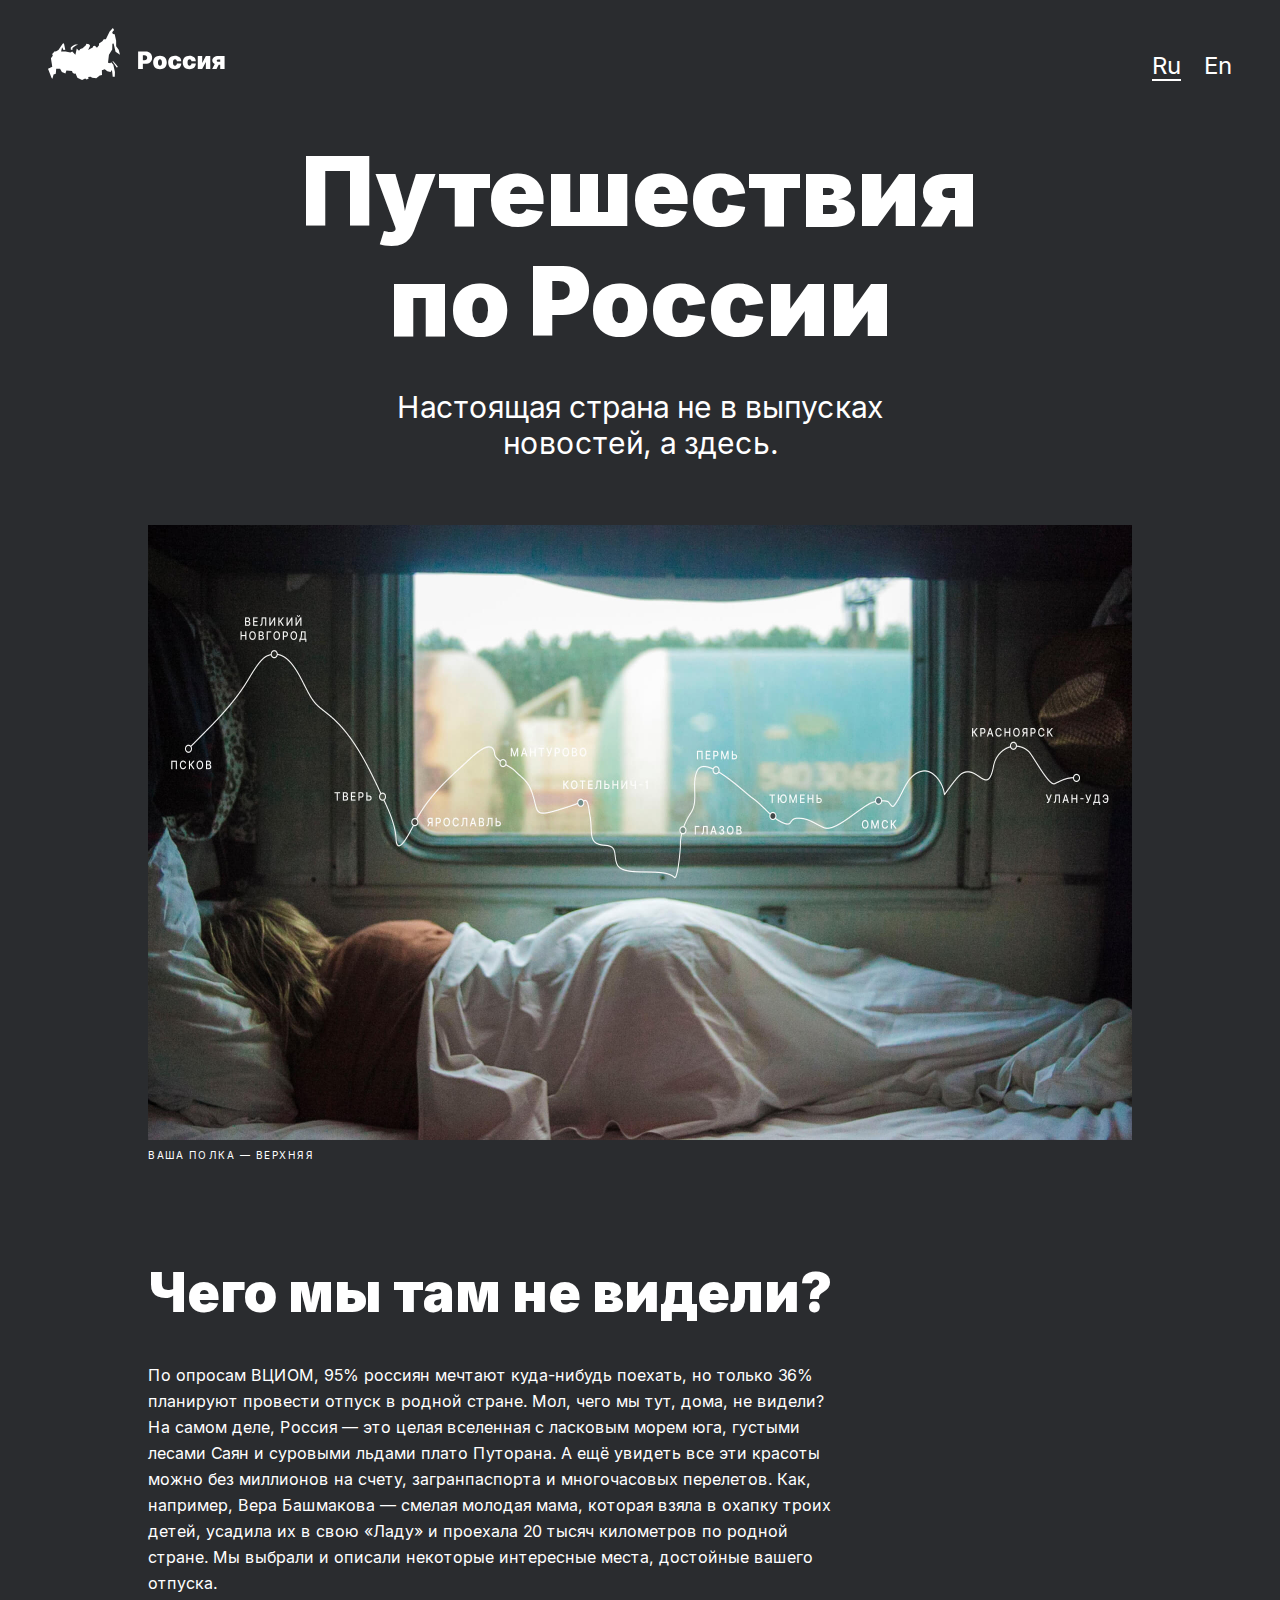
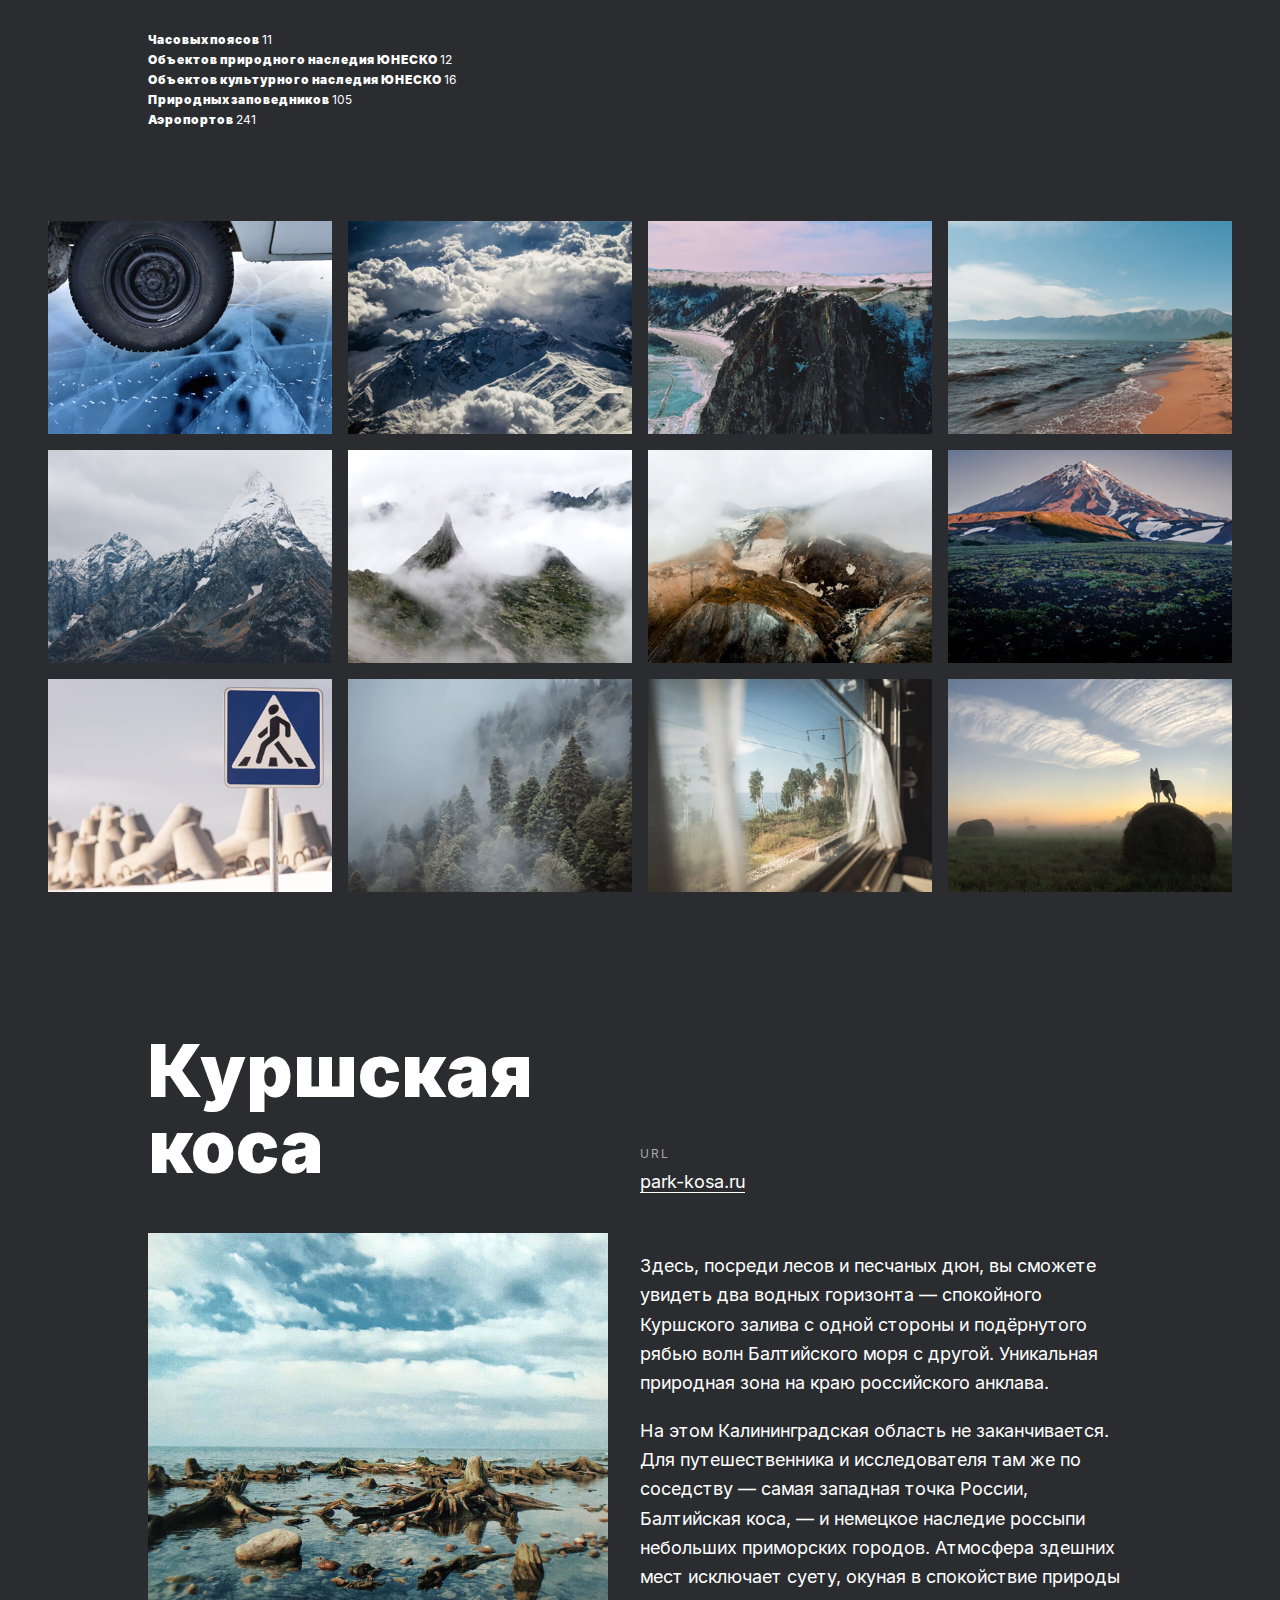
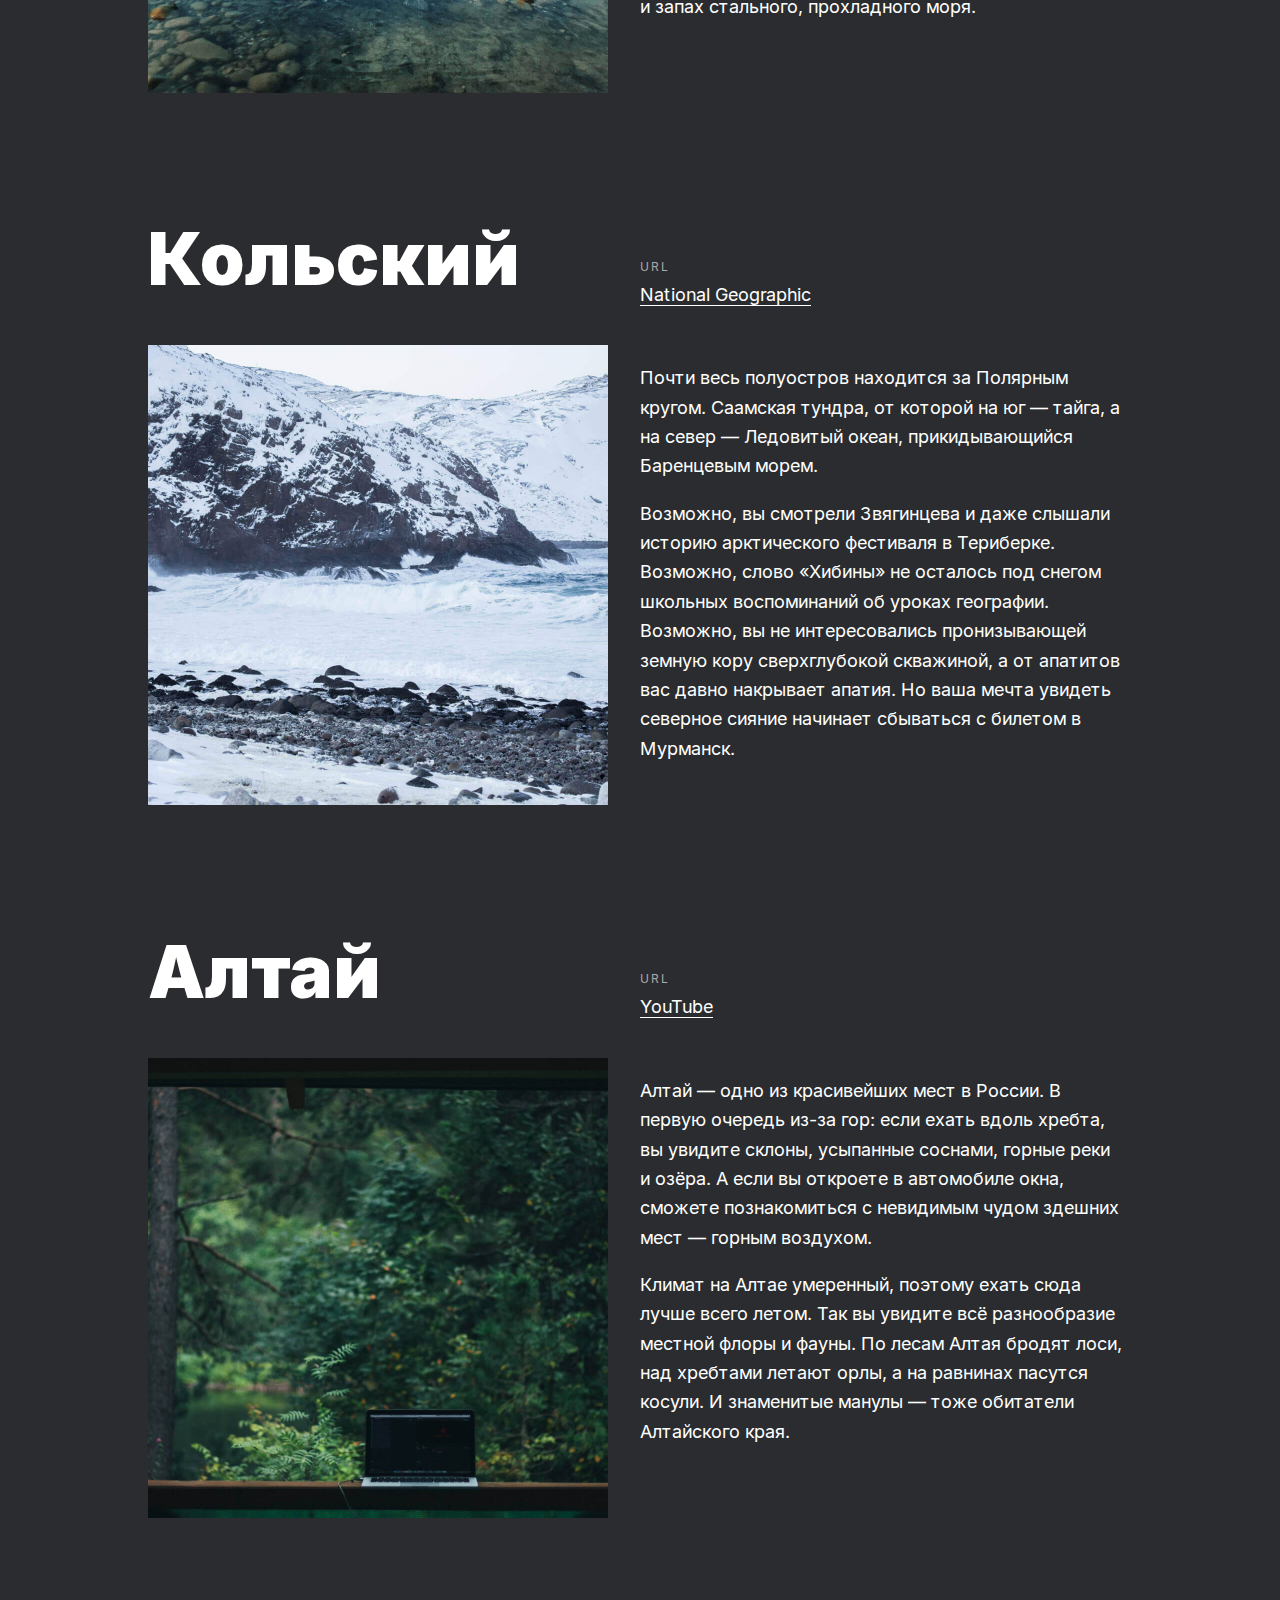
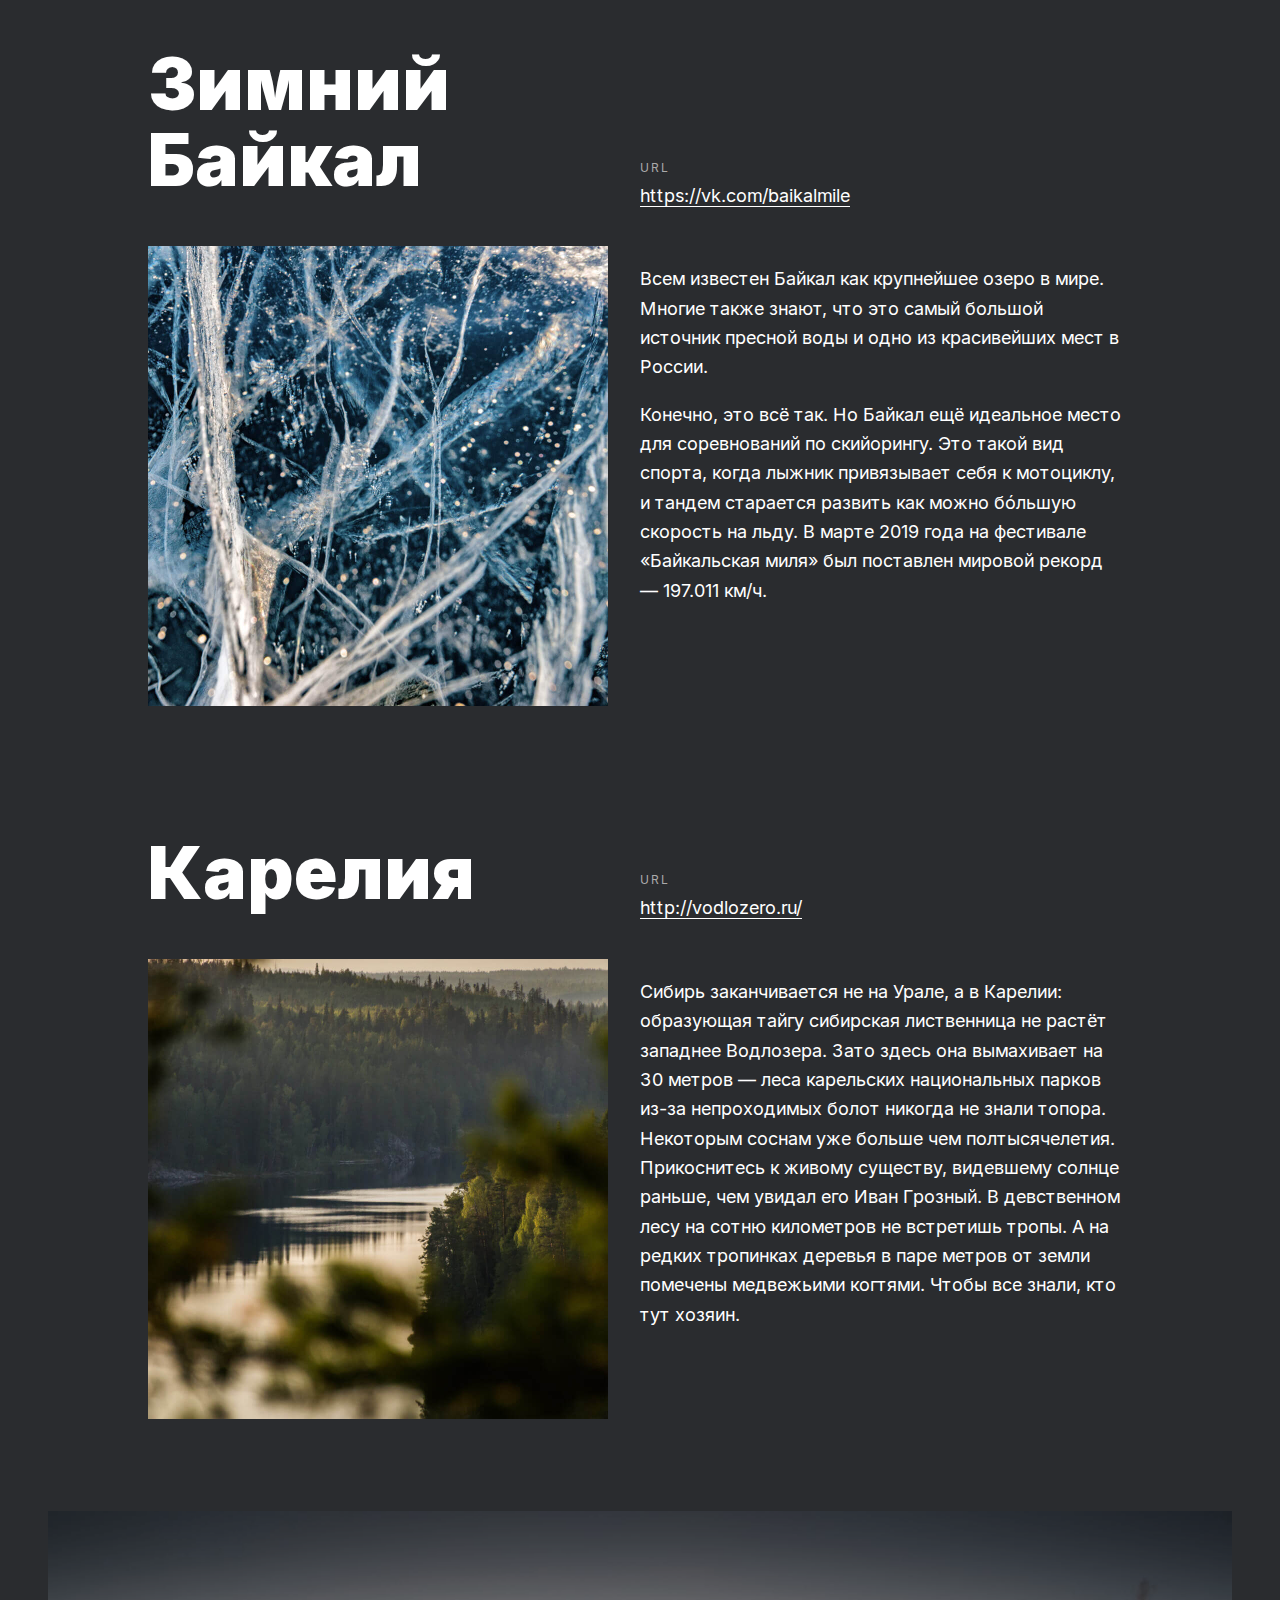
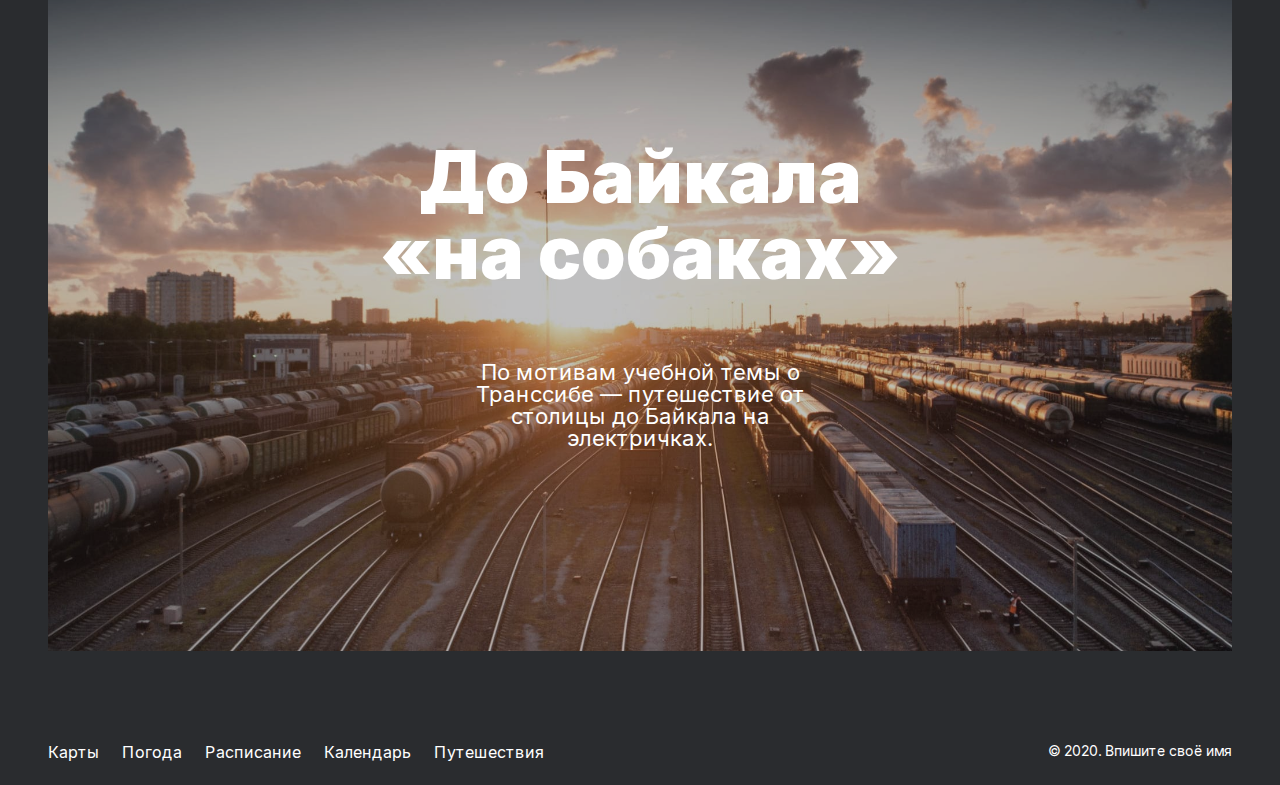
<file: index.html>
<!DOCTYPE html>
<html lang="ru">
<head>
    <meta charset="UTF-8">
    <meta name="viewport" content="width=device-width, initial-scale=1.0">
    <title>Путешествия по России</title>
    <link rel="stylesheet" href="styles/index.css">
</head>
<body class="root">
    <div class="page">
        <header class="header">
            <img src="images/header-logo.svg" alt="logo" class="header__logo">
        
            <div class="header__lang-links">
                <a href="./index.html" class="header__lang-link header__lang-link_active">Ru</a>
                <a href="./index_en.html" class="header__lang-link">En</a>
            </div>
        </header>

        <main class="main">
            <section class="lead">
                <h1 class="lead__title">Путешествия по России</h1>

                <h2 class="lead__subtitle">Настоящая страна не в выпусках новостей, а здесь.</h2>

                <img src="images/lead-polka.jpg" alt="polka" class="lead__image">

                <p class="lead__caption">ВАША ПОЛКА &mdash; ВЕРХНЯЯ</p>
            </section>

            <section class="intro">
                <div class="intro__box">
                    <h1 class="intro__title">Чего мы там не видели?</h1>
                    
                    <p class="intro__text">По опросам ВЦИОМ, 95% россиян мечтают куда-нибудь поехать, но только 36% планируют провести
                        отпуск в родной стране. Мол,
                        чего мы тут, дома, не видели? На самом деле, Россия — это целая вселенная с ласковым морем юга, густыми лесами Саян
                        и
                        суровыми льдами плато Путорана. А ещё увидеть все эти красоты можно без миллионов на счету, загранпаспорта и
                        многочасовых перелетов. Как, например, Вера Башмакова — смелая молодая мама, которая взяла в охапку троих детей,
                        усадила
                        их в свою «Ладу» и проехала 20 тысяч километров по родной стране. Мы выбрали и описали некоторые интересные места,
                        достойные вашего отпуска.</p>
                    
                    <ul class="intro__list">
                        <li><span class="intro__list-item intro__list-item_bold">Часовых поясов </span><span
                                class="intro__list-item">11</span></li>
                        <li><span class="intro__list-item intro__list-item_bold">Объектов природного наследия ЮНЕСКО </span><span
                                class="intro__list-item">12</span></li>
                        <li><span class="intro__list-item intro__list-item_bold">Объектов культурного наследия ЮНЕСКО </span><span
                                class="intro__list-item">16</span></li>
                        <li><span class="intro__list-item intro__list-item_bold">Природных заповедников </span><span
                                class="intro__list-item">105</span></li>
                        <li><span class="intro__list-item intro__list-item_bold">Аэропортов </span><span class="intro__list-item">241</span>
                        </li>
                    </ul>
                </div>
            </section>

            <section class="photo-grid">
                <img src="images/photo-grid-arisa.jpg" alt="arisa" class="photo-grid__item">
                <img src="images/photo-grid-atharva-tulsi.jpg" alt="atharva-tulsi" class="photo-grid__item">
                <img src="images/photo-grid-baikal-2.jpg" alt="baikal" class="photo-grid__item">
                <img src="images/photo-grid-baikal.jpg" alt="baikal" class="photo-grid__item">
                <img src="images/photo-grid-elbrus.jpg" alt="elbrus" class="photo-grid__item">
                <img src="images/photo-grid-ergaki.jpg" alt="ergaki" class="photo-grid__item">
                <img src="images/photo-grid-kamchatka-1.jpg" alt="kamchatka" class="photo-grid__item">
                <img src="images/photo-grid-kamchatka-2.jpg" alt="kamchatka" class="photo-grid__item">
                <img src="images/photo-grid-kondratiev.jpg" alt="kondratiev" class="photo-grid__item">
                <img src="images/photo-grid-sochi.jpg" alt="sochi" class="photo-grid__item">
                <img src="images/photo-grid-train.jpg" alt="train" class="photo-grid__item">
                <img src="images/photo-grid-tuman.jpg" alt="tuman" class="photo-grid__item">
            </section>

            <section class="places">
                <div class="places__place">
                    <h1 class="places__title">Куршская коса</h1>

                    <div class="places__website">
                        <p class="places__url-heading">URL</p>
                        <a href="http://park-kosa.ru" class="places__link">park-kosa.ru</a>
                    </div>

                    <img src="images/place-kosa.jpg" alt="kosa" class="places__image">

                    <div class="places__text">
                        <p class="places__paragraph">Здесь, посреди лесов и песчаных дюн, вы сможете увидеть два водных горизонта — спокойного Куршского залива с одной
                        стороны и подёрнутого рябью волн Балтийского моря с другой. Уникальная природная зона на краю российского анклава.</p>

                        <p class="places__paragraph">На этом Калининградская область не заканчивается. Для путешественника и исследователя там же по соседству — самая
                        западная точка России, Балтийская коса, — и немецкое наследие россыпи небольших приморских городов. Атмосфера здешних
                        мест исключает суету, окуная в спокойствие природы и запах стального, прохладного моря.</p>
                    </div>
                </div>

                <div class="places__place">
                    <h1 class="places__title">Кольский</h1>
                
                    <div class="places__website">
                        <p class="places__url-heading">URL</p>
                        <a href="https://yourshot.nationalgeographic.com/photos/?keywords=kolskiy" class="places__link">National Geographic</a>
                    </div>
                
                    <img src="images/place-kolsky.jpg" alt="kolsky" class="places__image">
                
                    <div class="places__text">
                        <p class="places__paragraph">Почти весь полуостров находится за Полярным кругом. Саамская тундра, от которой на юг —
                        тайга, а на север — Ледовитый океан, прикидывающийся Баренцевым морем.</p>
                
                        <p class="places__paragraph">Возможно, вы смотрели Звягинцева и даже слышали историю арктического фестиваля в Териберке. Возможно, слово «Хибины» не
                        осталось под снегом школьных воспоминаний об уроках географии. Возможно, вы не интересовались пронизывающей земную кору
                        сверхглубокой скважиной, а от апатитов вас давно накрывает апатия. Но ваша мечта увидеть северное сияние начинает
                        сбываться с билетом
                        в Мурманск.</p>
                    </div>
                </div>

                <div class="places__place">
                    <h1 class="places__title">Алтай</h1>
                
                    <div class="places__website">
                        <p class="places__url-heading">URL</p>
                        <a href="https://www.youtube.com/watch?v=7ZEsoV7kWAQ" class="places__link">YouTube</a>
                    </div>
                
                    <img src="images/place-altai.jpg" alt="altai" class="places__image">
                
                    <div class="places__text">
                        <p class="places__paragraph">Алтай — одно из красивейших мест в России.
                        В первую очередь из-за гор: если ехать вдоль хребта, вы увидите склоны, усыпанные соснами, горные реки и озёра. А если
                        вы откроете в автомобиле окна, сможете познакомиться с невидимым чудом здешних мест — горным воздухом.</p>
                
                        <p class="places__paragraph">Климат на Алтае умеренный, поэтому ехать сюда лучше всего летом. Так вы увидите всё разнообразие местной флоры и фауны.
                        По лесам Алтая бродят лоси, над хребтами летают орлы, а на равнинах пасутся косули. И знаменитые манулы — тоже обитатели
                        Алтайского края.</p>
                    </div>
                </div>

                <div class="places__place">
                    <h1 class="places__title">Зимний Байкал</h1>
                
                    <div class="places__website">
                        <p class="places__url-heading">URL</p>
                        <a href="https://vk.com/baikalmile" class="places__link">https://vk.com/baikalmile</a>
                    </div>
                
                    <img src="images/place-winter-baikal.jpg" alt="baikal" class="places__image">
                
                    <div class="places__text">
                        <p class="places__paragraph">Всем известен Байкал как крупнейшее озеро
                        в мире. Многие также знают, что это самый большой источник пресной воды и одно из красивейших мест в России.</p>
                
                        <p class="places__paragraph">Конечно, это всё так. Но Байкал ещё идеальное место для соревнований по скийорингу. Это такой вид спорта, когда лыжник
                        привязывает себя
                        к мотоциклу, и тандем старается развить как можно бóльшую скорость на льду. В марте 2019 года на фестивале «Байкальская
                        миля» был поставлен мировой рекорд — 197.011 км/ч.</p>
                    </div>
                </div>

                <div class="places__place">
                    <h1 class="places__title">Карелия</h1>
                
                    <div class="places__website">
                        <p class="places__url-heading">URL</p>
                        <a href="http://vodlozero.ru" class="places__link">http://vodlozero.ru/</a>
                    </div>
                
                    <img src="images/place-karelia.jpg" alt="karelia" class="places__image">
                
                    <div class="places__text">
                        <p class="places__paragraph">Сибирь заканчивается не на Урале, а в Карелии: образующая тайгу сибирская лиственница не растёт западнее Водлозера. Зато
                        здесь она вымахивает на 30 метров — леса карельских национальных парков из-за непроходимых болот никогда не знали
                        топора. Некоторым соснам уже больше чем полтысячелетия. Прикоснитесь к живому существу, видевшему солнце раньше, чем
                        увидал его Иван Грозный.
                        В девственном лесу на сотню километров не встретишь тропы. А на редких тропинках деревья
                        в паре метров от земли помечены медвежьими когтями. Чтобы все знали, кто тут хозяин.</p>
                    </div>
                </div>
            </section>

            <section class="cover">
                <a href="https://stampsy.com/na-elektrichkakh-do-baikala" class="cover__link">
                    <img src="images/cover-trains.jpg" alt="trains" class="cover__background">

                    <div class="cover__overlay"></div>

                    <div class="cover__main">
                        <h1 class="cover__title">До Байкала &laquo;на собаках&raquo;</h1>

                        <p class="cover__subtitle">По мотивам учебной темы о Транссибе — путешествие от столицы до Байкала на электричках.
                        </p>
                    </div>
                </a>
            </section>
        </main>

        <footer class="footer">
            <div class="footer__links">
                <a href="https://yandex.ru/maps" class="footer__link">Карты</a>
                <a href="https://yandex.ru/pogoda" class="footer__link">Погода</a>
                <a href="https://rasp.yandex.ru" class="footer__link">Расписание</a>
                <a href="https://calendar.yandex.ru" class="footer__link">Календарь</a>
                <a href="https://travel.yandex.ru" class="footer__link">Путешествия</a>
            </div>

            <span class="footer__copyright">© 2020. Впишите своё имя</span>
        </footer>
    </div>
</body>
</html>
</file>
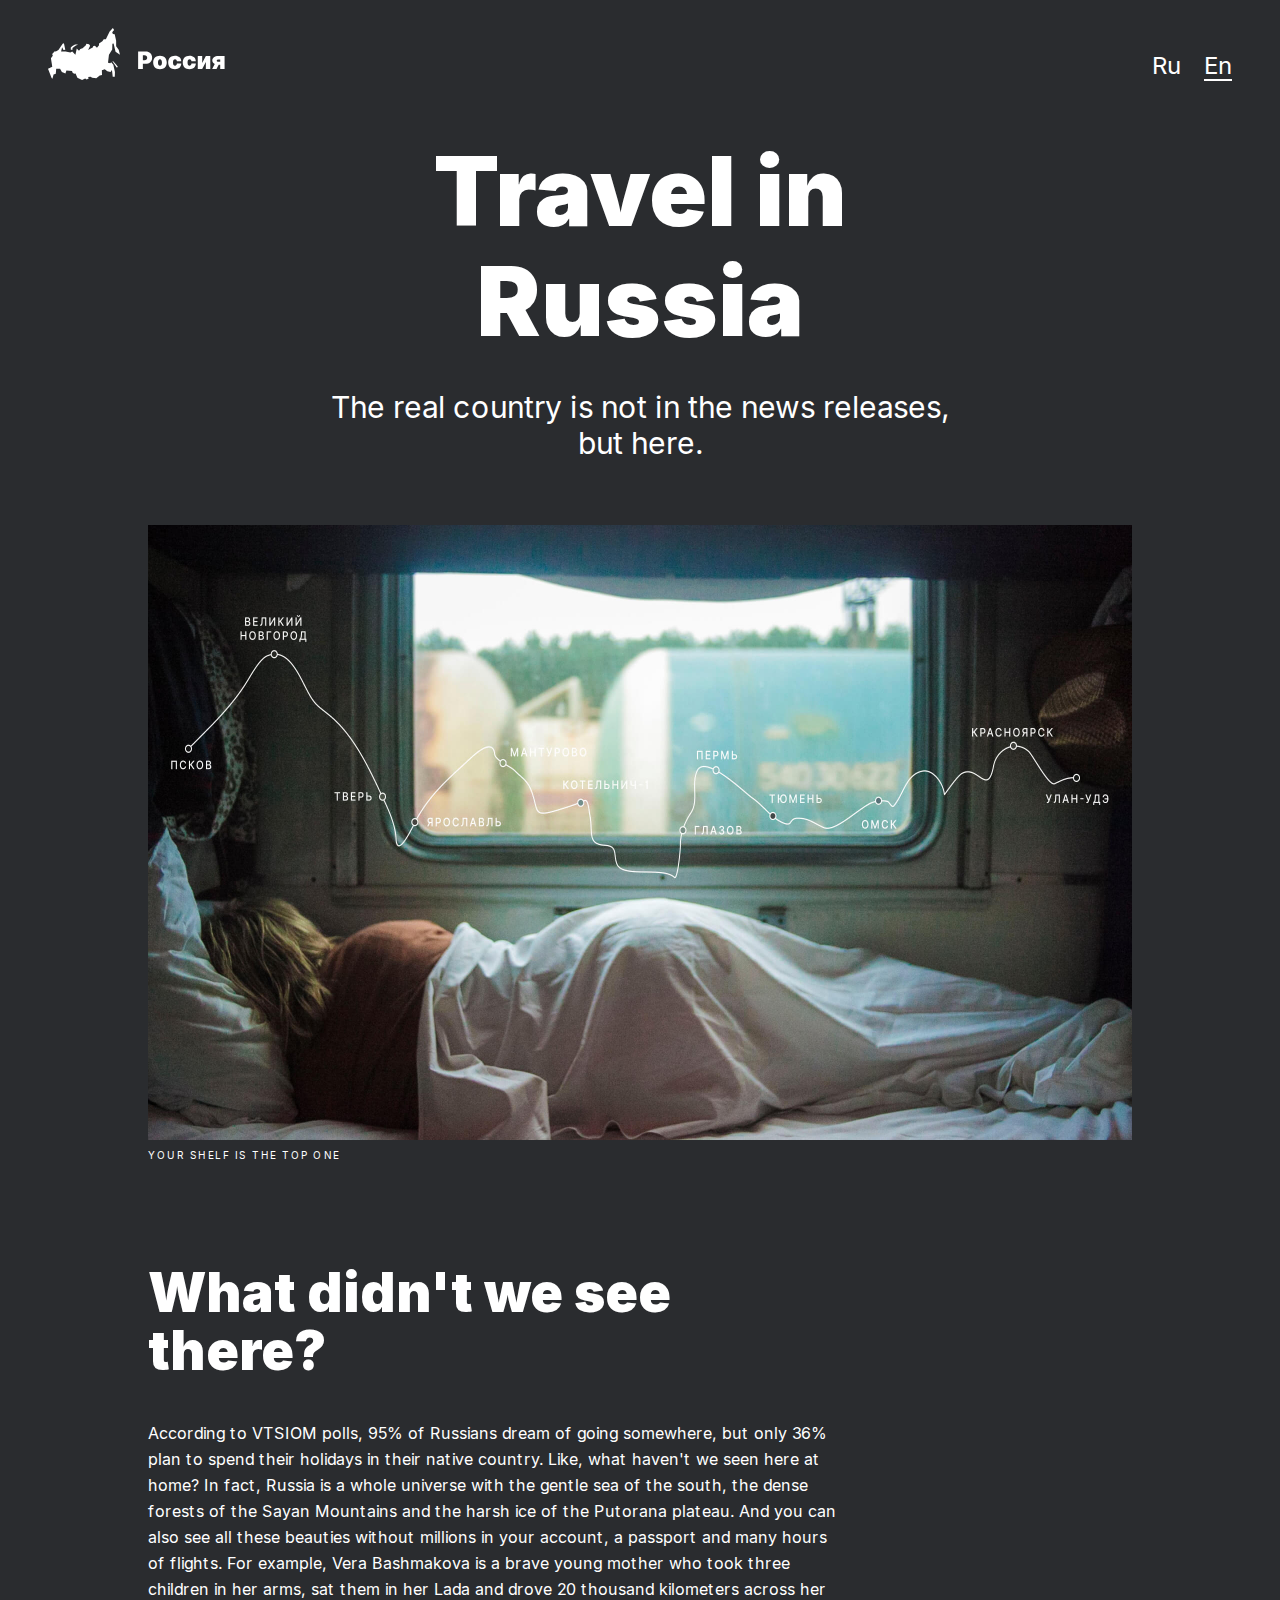
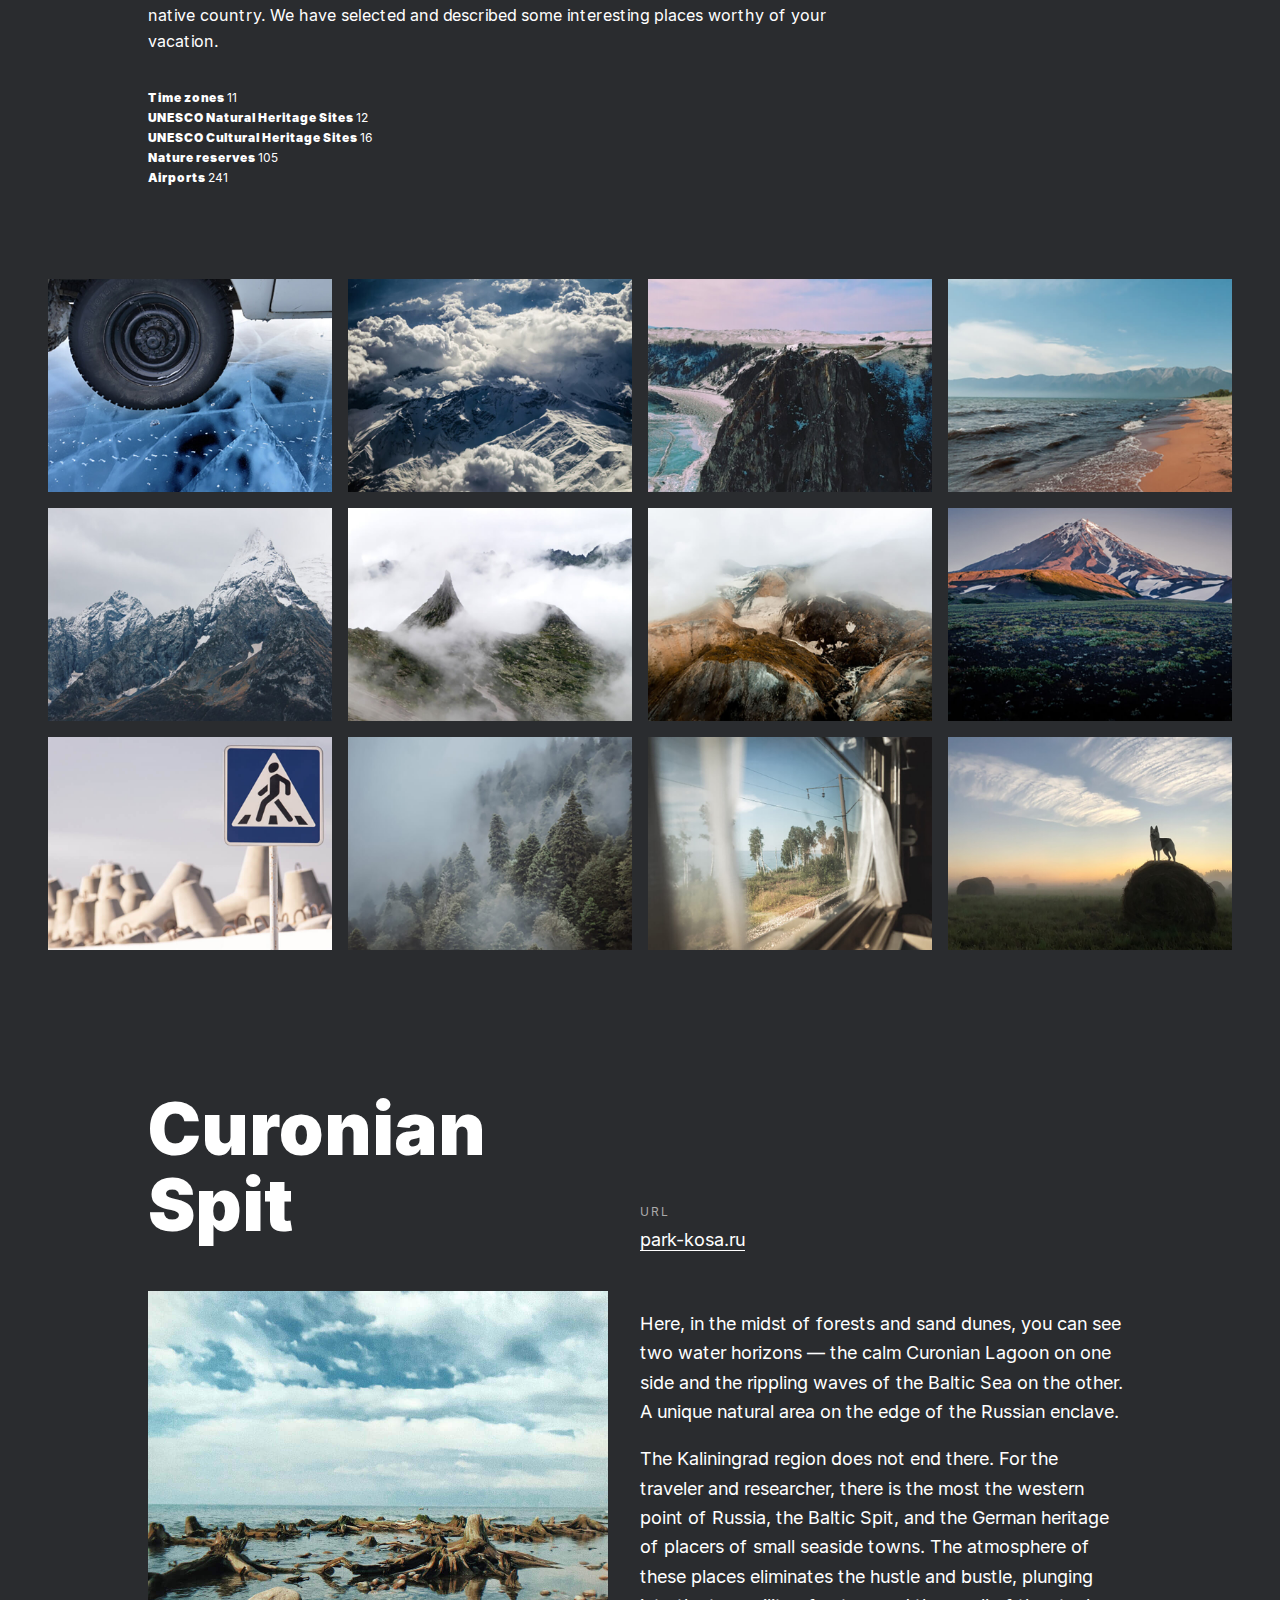
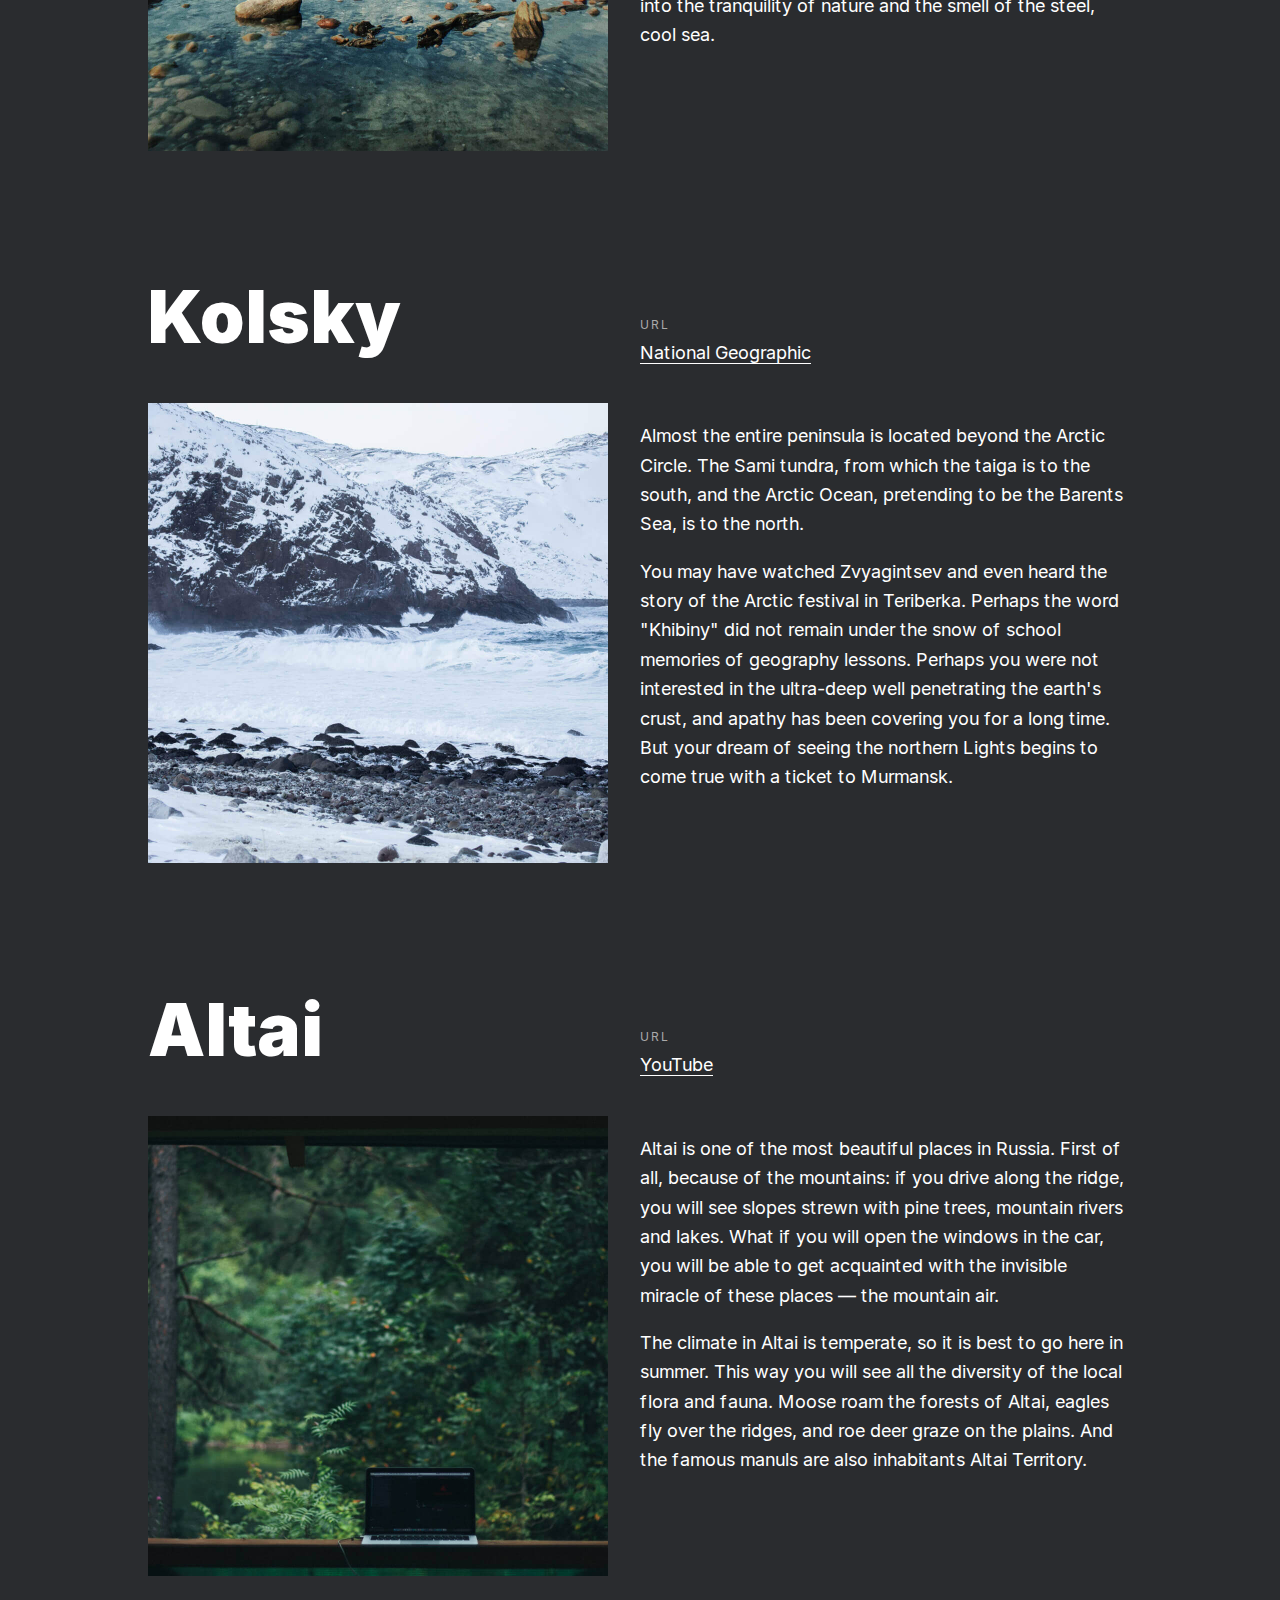
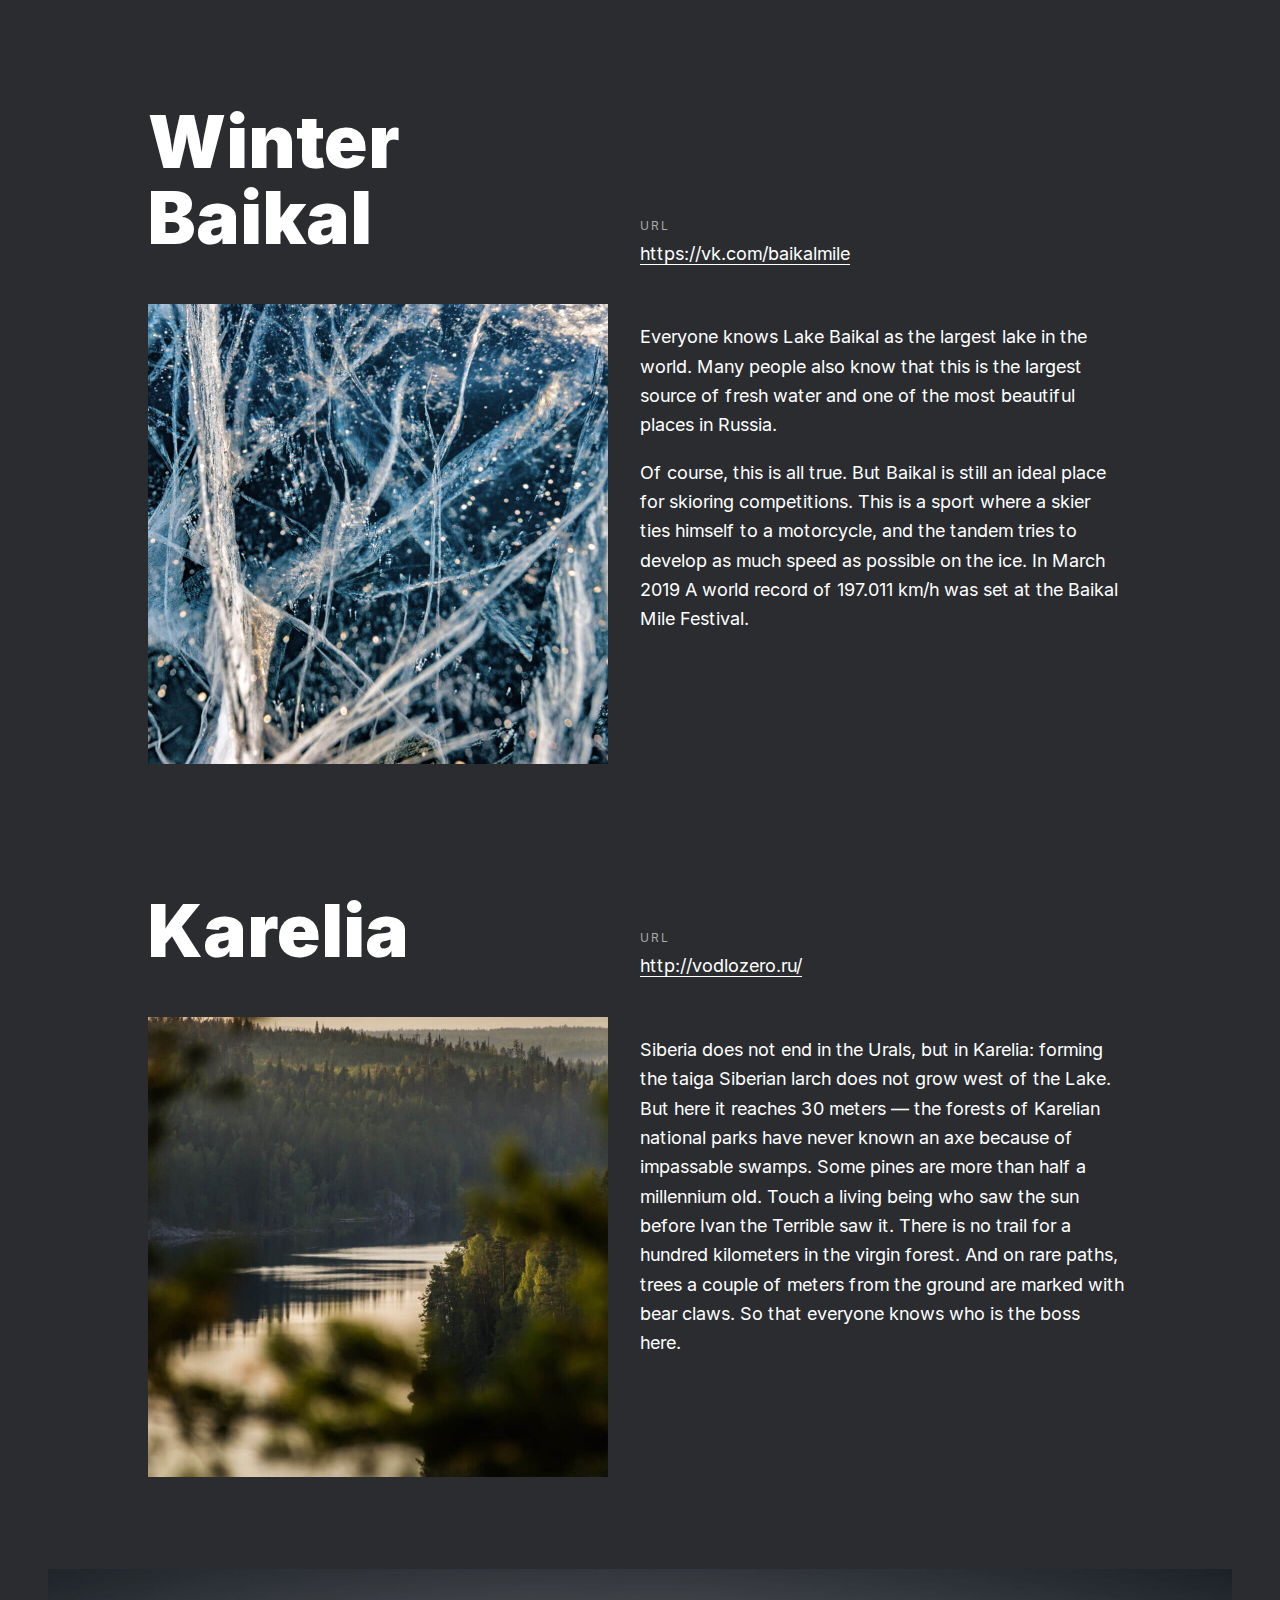
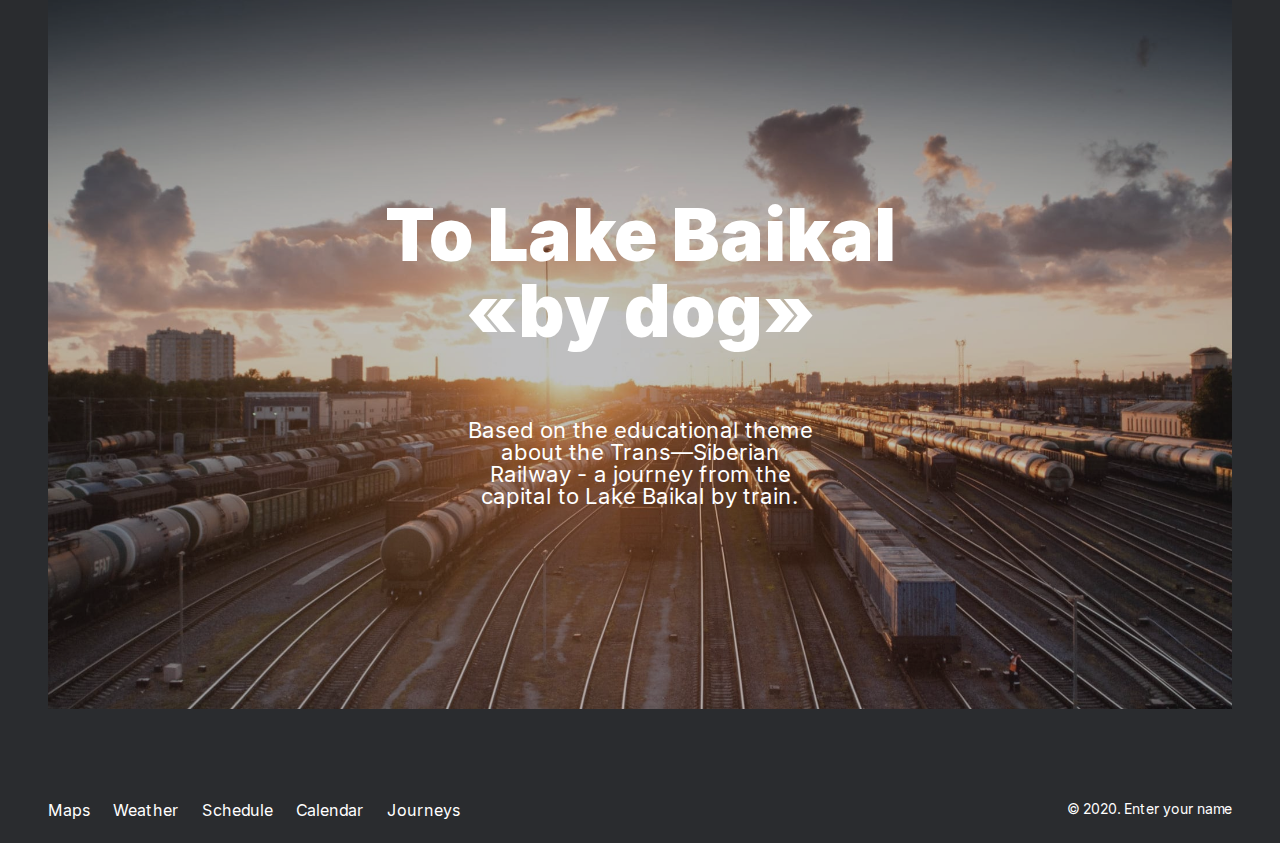
<file: index_en.html>
<!DOCTYPE html>
<html lang="en">

<head>
    <meta charset="UTF-8">
    <meta name="viewport" content="width=device-width, initial-scale=1.0">
    <title>Путешествия по России</title>
    <link rel="stylesheet" href="styles/index.css">
</head>

<body class="root">
    <div class="page">
        <header class="header">
            <img src="images/header-logo.svg" alt="logo" class="header__logo">

            <div class="header__lang-links">
                <a href="./index.html" class="header__lang-link">Ru</a>
                <a href="./index_en.html" class="header__lang-link header__lang-link_active">En</a>
            </div>
        </header>

        <main class="main">
            <section class="lead">
                <h1 class="lead__title">Travel in Russia</h1>

                <h2 class="lead__subtitle">The real country is not in the news releases, but here.</h2>

                <img src="images/lead-polka.jpg" alt="polka" class="lead__image">

                <p class="lead__caption">YOUR SHELF IS THE TOP ONE</p>
            </section>

            <section class="intro">
                <div class="intro__box">
                    <h1 class="intro__title">What didn't we see there?</h1>

                    <p class="intro__text">According to VTSIOM polls, 95% of Russians dream of going somewhere, but only 36%
                    plan to spend
                    their holidays in their native country. Like,
                    what haven't we seen here at home? In fact, Russia is a whole universe with the gentle sea of the south,
                    the dense forests of the Sayan
                    Mountains and
                    the harsh ice of the Putorana plateau. And you can also see all these beauties without millions in your account,
                    a passport and
                    many hours of flights. For example, Vera Bashmakova is a brave young mother who took
                    three children in her arms,
                    sat
                    them in her Lada and drove 20 thousand kilometers across her native country. We have selected and described some
                    interesting places
                    worthy of your vacation.</p>

                    <ul class="intro__list">
                        <li><span class="intro__list-item intro__list-item_bold">Time zones </span><span
                                class="intro__list-item">11</span></li>
                        <li><span class="intro__list-item intro__list-item_bold">UNESCO Natural Heritage Sites
                            </span><span class="intro__list-item">12</span></li>
                        <li><span class="intro__list-item intro__list-item_bold">UNESCO Cultural Heritage Sites
                            </span><span class="intro__list-item">16</span></li>
                        <li><span class="intro__list-item intro__list-item_bold">Nature reserves </span><span
                                class="intro__list-item">105</span></li>
                        <li><span class="intro__list-item intro__list-item_bold">Airports </span><span
                                class="intro__list-item">241</span>
                        </li>
                    </ul>
                </div>
            </section>

            <section class="photo-grid">
                <img src="images/photo-grid-arisa.jpg" alt="arisa" class="photo-grid__item">
                <img src="images/photo-grid-atharva-tulsi.jpg" alt="atharva-tulsi" class="photo-grid__item">
                <img src="images/photo-grid-baikal-2.jpg" alt="baikal" class="photo-grid__item">
                <img src="images/photo-grid-baikal.jpg" alt="baikal" class="photo-grid__item">
                <img src="images/photo-grid-elbrus.jpg" alt="elbrus" class="photo-grid__item">
                <img src="images/photo-grid-ergaki.jpg" alt="ergaki" class="photo-grid__item">
                <img src="images/photo-grid-kamchatka-1.jpg" alt="kamchatka" class="photo-grid__item">
                <img src="images/photo-grid-kamchatka-2.jpg" alt="kamchatka" class="photo-grid__item">
                <img src="images/photo-grid-kondratiev.jpg" alt="kondratiev" class="photo-grid__item">
                <img src="images/photo-grid-sochi.jpg" alt="sochi" class="photo-grid__item">
                <img src="images/photo-grid-train.jpg" alt="train" class="photo-grid__item">
                <img src="images/photo-grid-tuman.jpg" alt="tuman" class="photo-grid__item">
            </section>

            <section class="places">
                <div class="places__place">
                    <h1 class="places__title">Curonian Spit</h1>

                    <div class="places__website">
                        <p class="places__url-heading">URL</p>
                        <a href="http://park-kosa.ru" class="places__link">park-kosa.ru</a>
                    </div>

                    <img src="images/place-kosa.jpg" alt="kosa" class="places__image">

                    <div class="places__text">
                        <p class="places__paragraph">Here, in the midst of forests and sand dunes, you can see two water
                        horizons — the calm Curonian Lagoon on one
                        side and the rippling waves of the Baltic Sea on the other. A unique natural area on
                        the edge of the Russian enclave.</p>

                        <p class="places__paragraph">The Kaliningrad region does not end there. For
                        the traveler and researcher, there is the most
                        the western point of Russia, the Baltic Spit, and the German heritage of placers of small seaside
                        towns. The atmosphere of these
                        places eliminates the hustle and bustle, plunging into the tranquility of nature and the smell of the steel, cool sea.</p>
                    </div>
                </div>

                <div class="places__place">
                    <h1 class="places__title">Kolsky</h1>

                    <div class="places__website">
                        <p class="places__url-heading">URL</p>
                        <a href="https://yourshot.nationalgeographic.com/photos/?keywords=kolskiy"
                            class="places__link">National Geographic</a>
                    </div>

                    <img src="images/place-kolsky.jpg" alt="kolsky" class="places__image">

                    <div class="places__text">
                        <p class="places__paragraph">Almost the entire peninsula is located beyond the Arctic Circle. The Sami
                        tundra, from which the
                        taiga is to the south, and the Arctic Ocean, pretending to be the Barents Sea, is to the north.</p>

                        <p class="places__paragraph">You may have watched Zvyagintsev and even heard the story
                        of the Arctic festival in Teriberka. Perhaps the word "Khibiny" did not
                        remain under the snow of school memories of geography lessons. Perhaps you were not
                        interested
                        in the ultra-deep well penetrating the earth's crust, and apathy has been covering you for a long time. But your dream
                        of seeing
                        the northern Lights begins
                        to come true with a ticket
                        to Murmansk.
                        </p>
                    </div>
                </div>

                <div class="places__place">
                    <h1 class="places__title">Altai</h1>

                    <div class="places__website">
                        <p class="places__url-heading">URL</p>
                        <a href="https://www.youtube.com/watch?v=7ZEsoV7kWAQ" class="places__link">YouTube</a>
                    </div>

                    <img src="images/place-altai.jpg" alt="altai" class="places__image">

                    <div class="places__text">
                        <p class="places__paragraph">Altai is one of the most beautiful places in Russia.
                        First of all, because of the mountains: if you drive along the ridge, you will see slopes strewn with pine trees,
                        mountain rivers and lakes. What if
                        you will open the windows in the car, you will be able to get acquainted with the invisible miracle of these places —
                        the mountain
                        air.</p>

                        <p class="places__paragraph">The climate in Altai is temperate, so it is best to go here in summer.
                        This way you will see all the diversity of the local flora and fauna.
                        Moose roam the forests of Altai, eagles fly over the ridges, and roe deer graze on the plains. And
                        the famous manuls are also inhabitants
                        Altai Territory.</p>
                    </div>
                </div>

                <div class="places__place">
                    <h1 class="places__title">Winter Baikal</h1>

                    <div class="places__website">
                        <p class="places__url-heading">URL</p>
                        <a href="https://vk.com/baikalmile" class="places__link">https://vk.com/baikalmile</a>
                    </div>

                    <img src="images/place-winter-baikal.jpg" alt="baikal" class="places__image">

                    <div class="places__text">
                        <p class="places__paragraph">Everyone knows Lake Baikal as the largest lake
                        in the world. Many people also know that this is the largest source of fresh water and one of
                        the most beautiful places in Russia.</p>

                        <p class="places__paragraph">Of course, this is all true. But Baikal is still an ideal place
                        for skioring competitions. This is a sport where a skier
                        ties himself
                        to a motorcycle, and the tandem tries to develop as much speed as possible on the ice. In March 2019
                        A
                        world record of 197.011 km/h was set at the Baikal Mile Festival.</p>
                    </div>
                </div>

                <div class="places__place">
                    <h1 class="places__title">Karelia</h1>

                    <div class="places__website">
                        <p class="places__url-heading">URL</p>
                        <a href="http://vodlozero.ru" class="places__link">http://vodlozero.ru/</a>
                    </div>

                    <img src="images/place-karelia.jpg" alt="karelia" class="places__image">

                    <div class="places__text">
                        <p class="places__paragraph">Siberia does not end in the Urals, but in Karelia: forming the taiga
                        Siberian larch does not grow west of the Lake. But
                        here it reaches 30 meters — the forests of Karelian national parks
                        have never known
                        an axe because of impassable swamps. Some pines are more than half a millennium old. Touch a living being who
                        saw the sun before
                        Ivan the Terrible saw it.
                        There is no trail for a hundred kilometers in the virgin forest. And on rare paths, trees
                        a couple of meters from the ground are marked with bear claws. So that everyone knows who is the boss here.</p>
                    </div>
                </div>
            </section>

            <section class="cover">
                <a href="https://stampsy.com/na-elektrichkakh-do-baikala" class="cover__link">
                    <img src="images/cover-trains.jpg" alt="trains" class="cover__background">

                    <div class="cover__overlay"></div>

                    <div class="cover__main">
                        <h1 class="cover__title">To Lake Baikal &laquo;by dog&raquo;</h1>

                        <p class="cover__subtitle">Based on the educational theme about the Trans—Siberian Railway - a journey from the capital to
                        Lake Baikal by train.
                        </p>
                    </div>
                </a>
            </section>
        </main>

        <footer class="footer">
            <div class="footer__links">
                <a href="https://yandex.ru/maps" class="footer__link">Maps</a>
                <a href="https://yandex.ru/pogoda" class="footer__link">Weather</a>
                <a href="https://rasp.yandex.ru" class="footer__link">Schedule</a>
                <a href="https://calendar.yandex.ru" class="footer__link">Calendar</a>
                <a href="https://travel.yandex.ru" class="footer__link">Journeys</a>
            </div>

            <span class="footer__copyright">© 2020. Enter your name</span>
        </footer>
    </div>
</body>

</html>
</file>
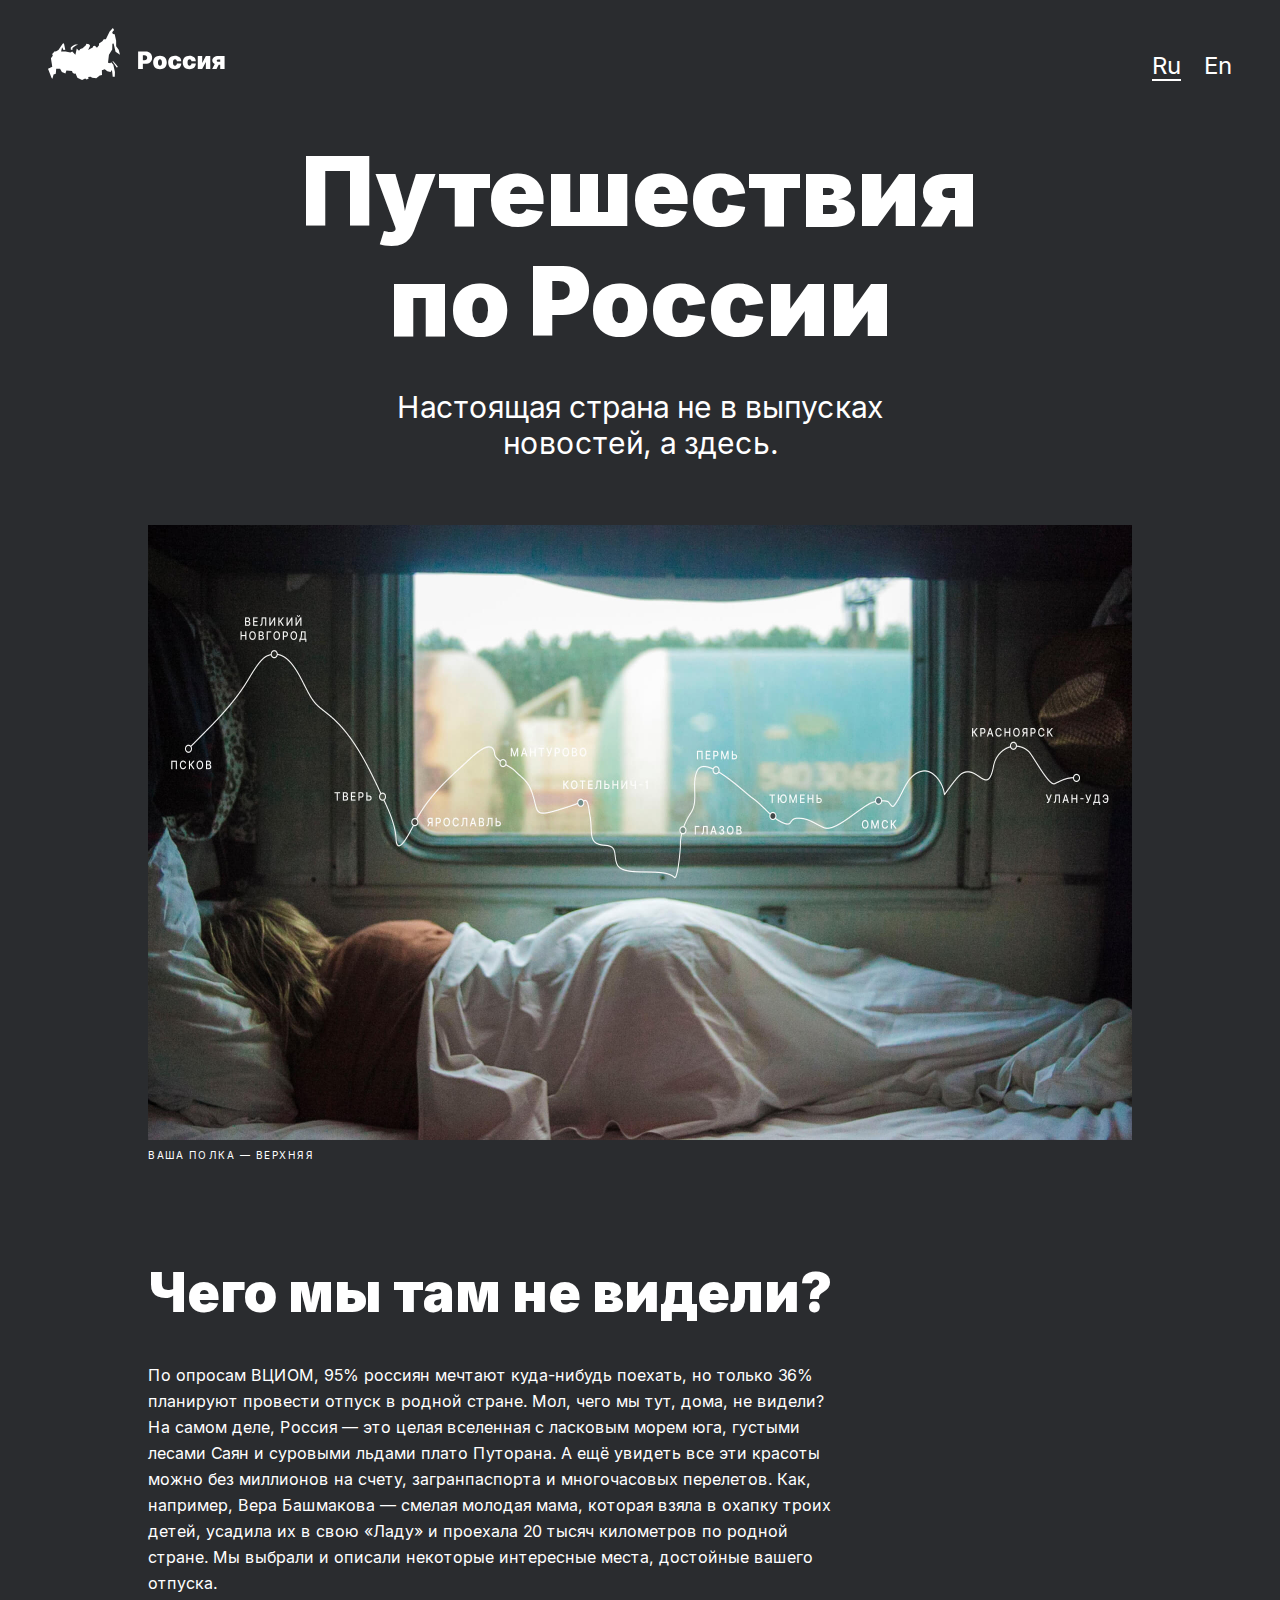
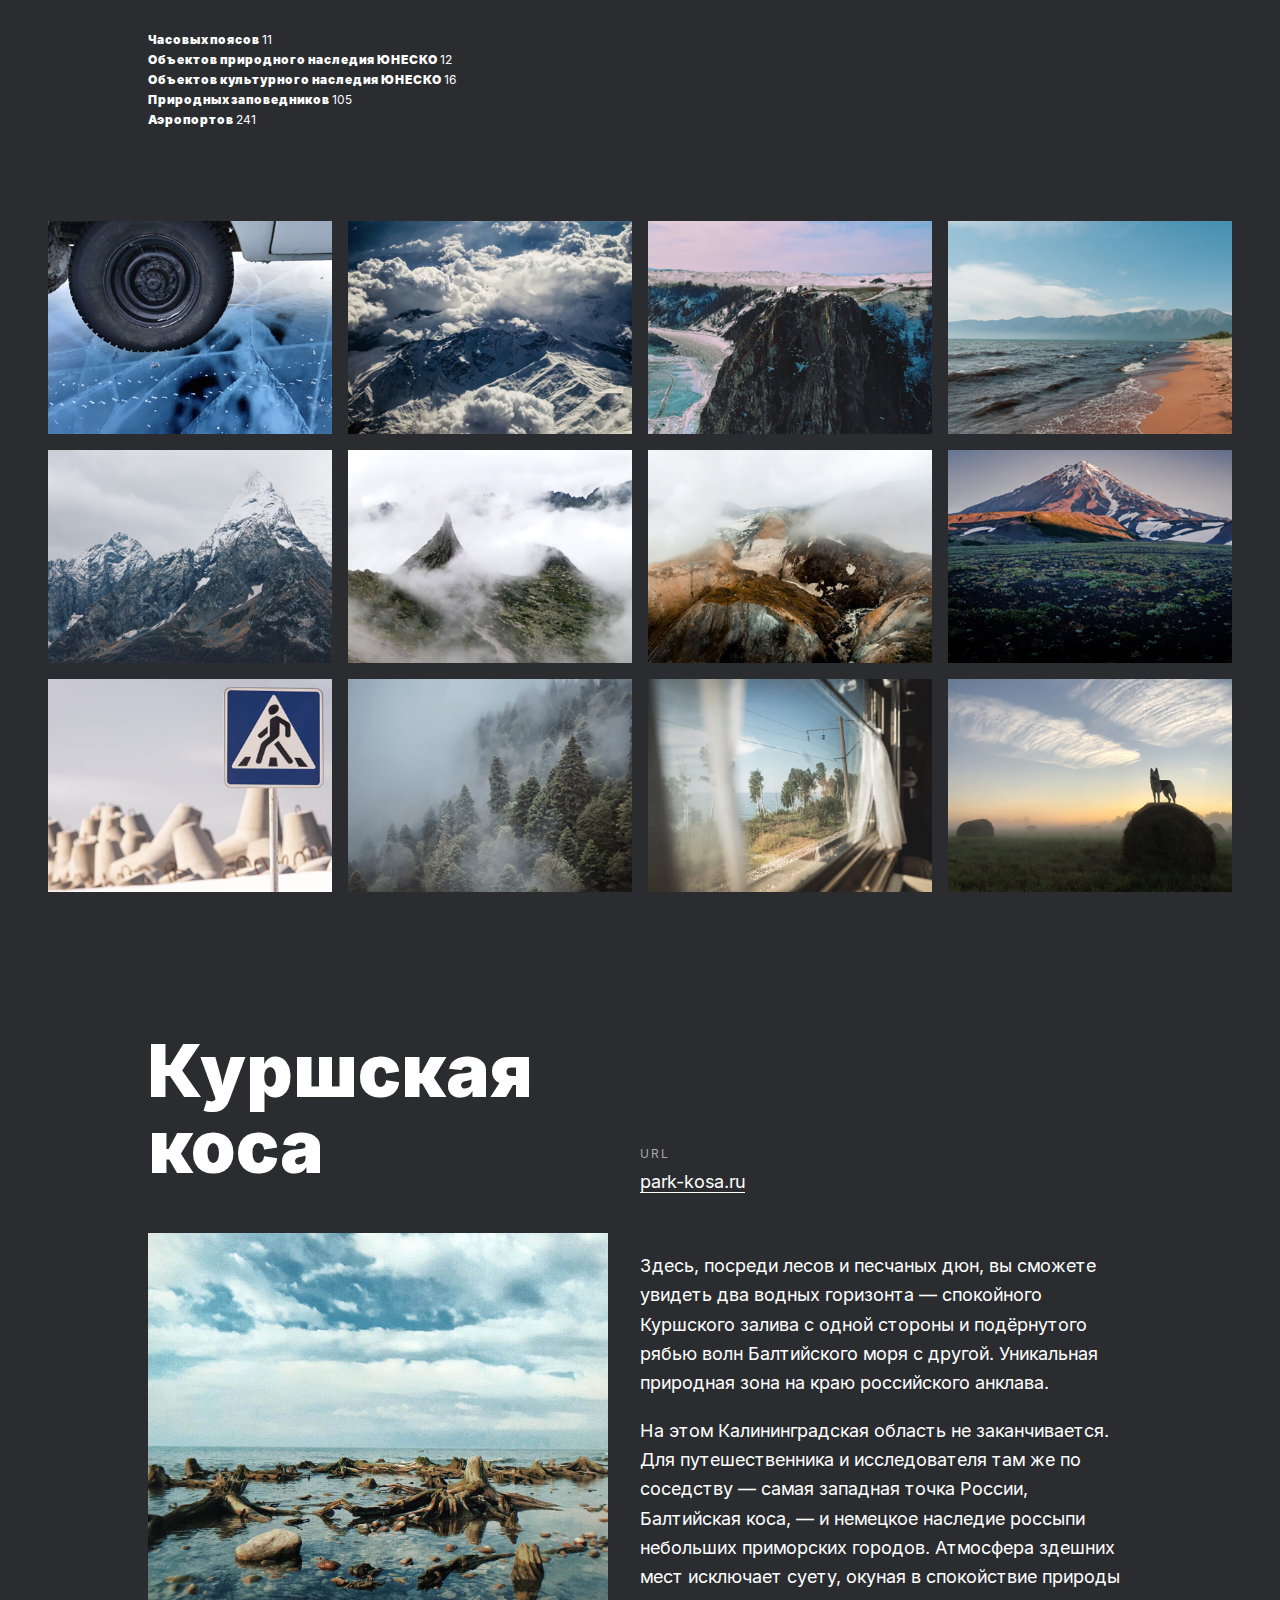
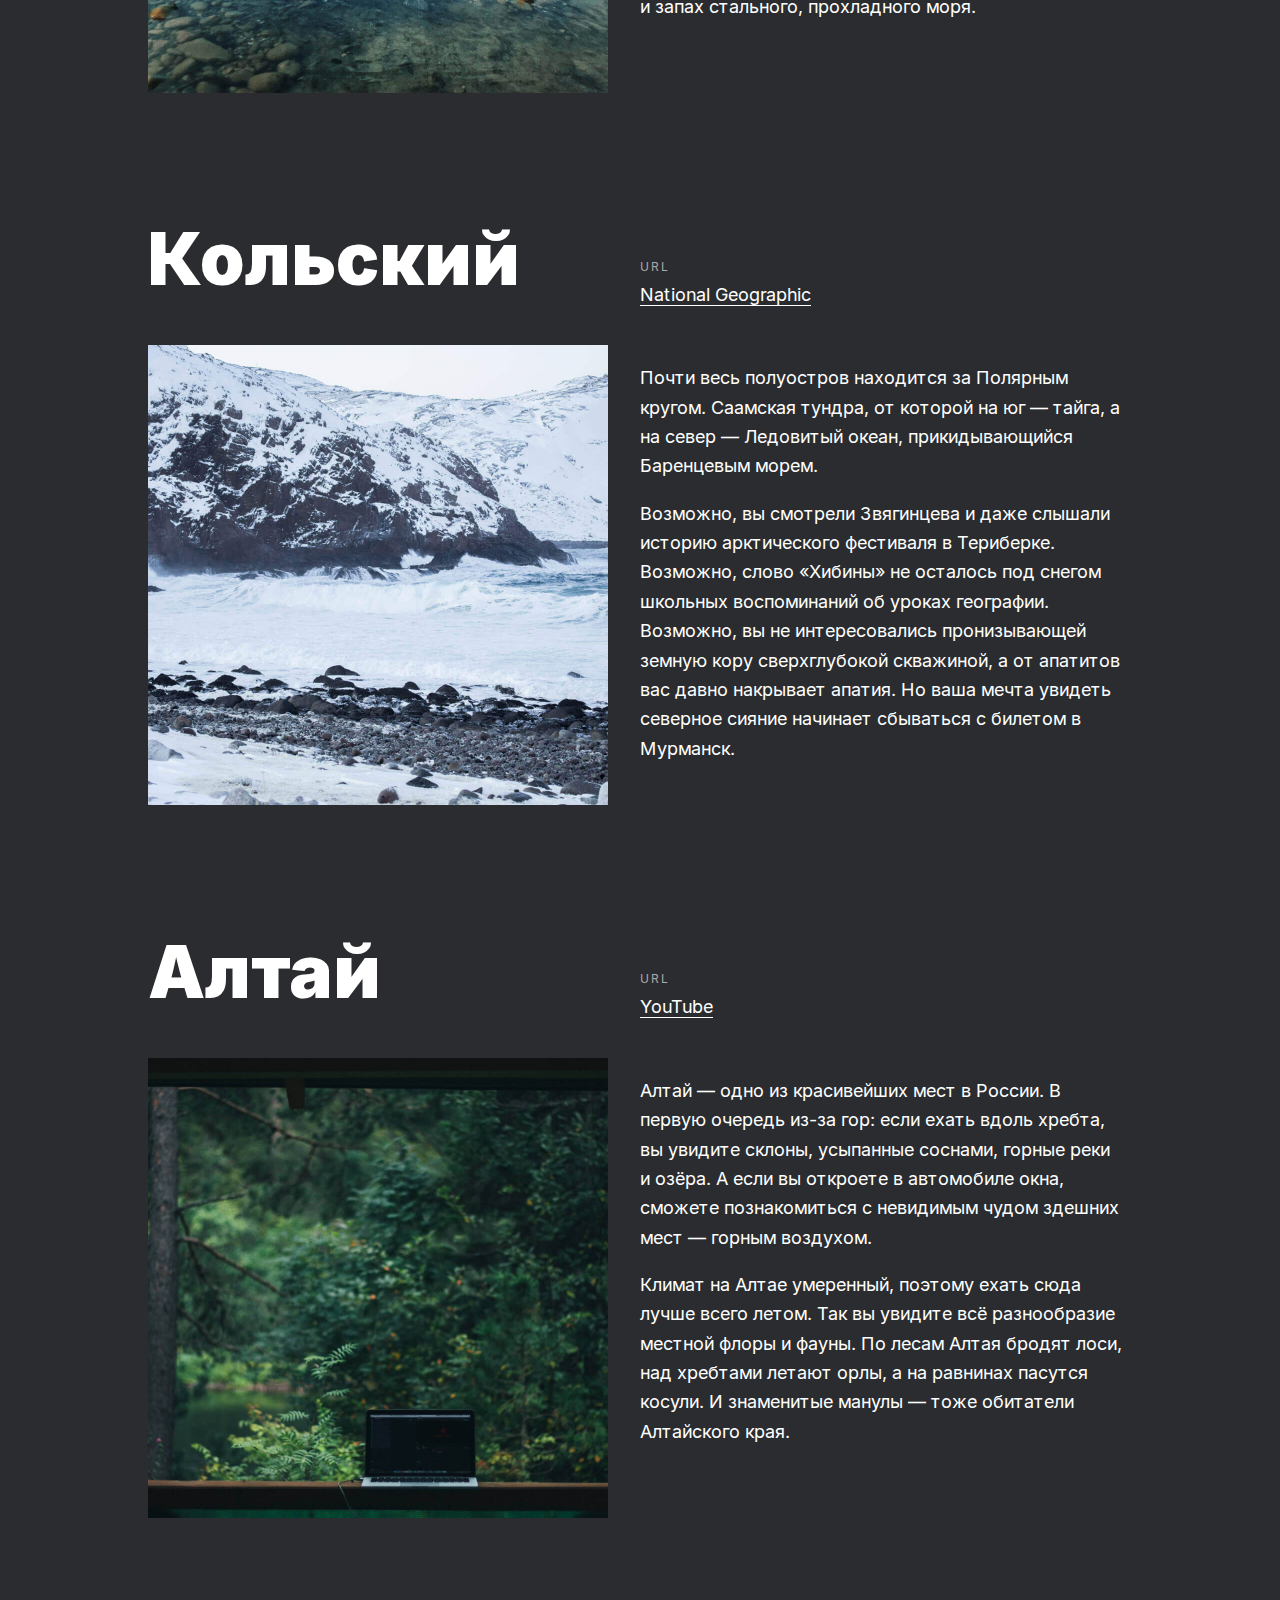
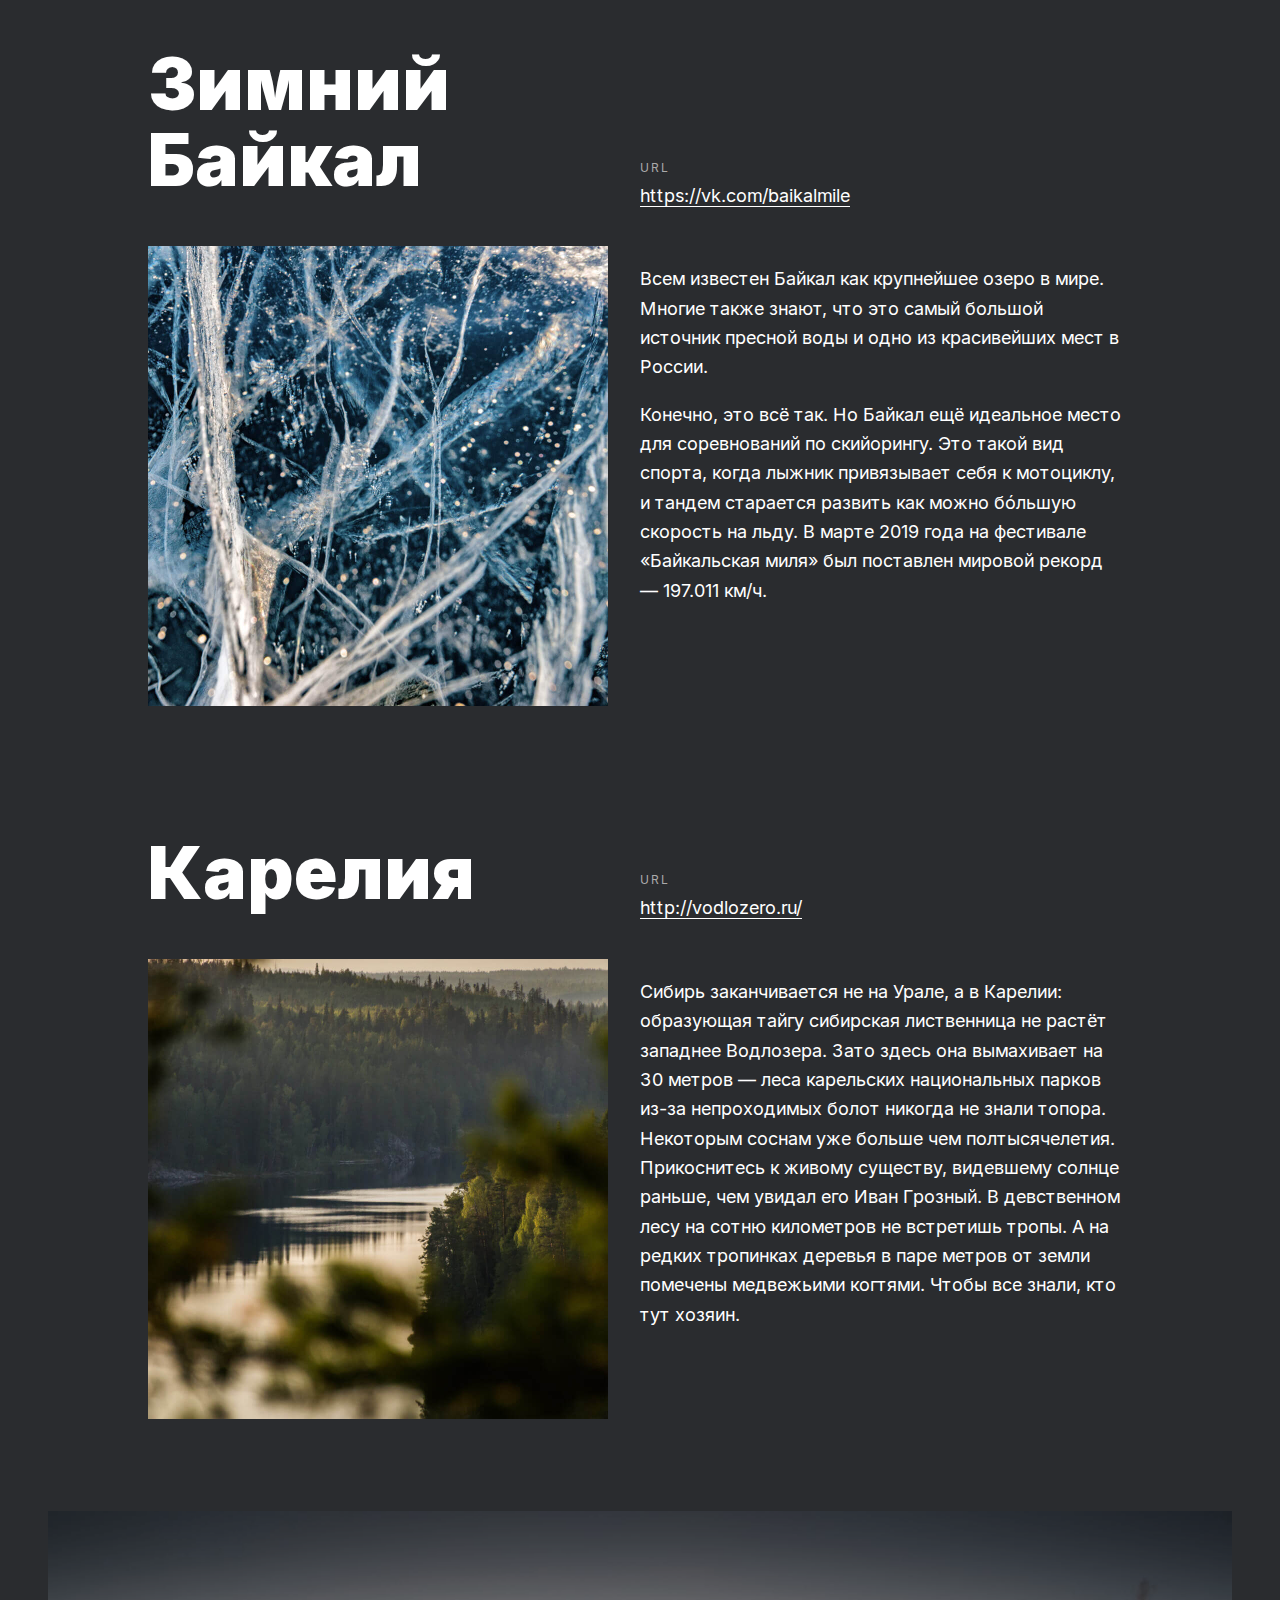
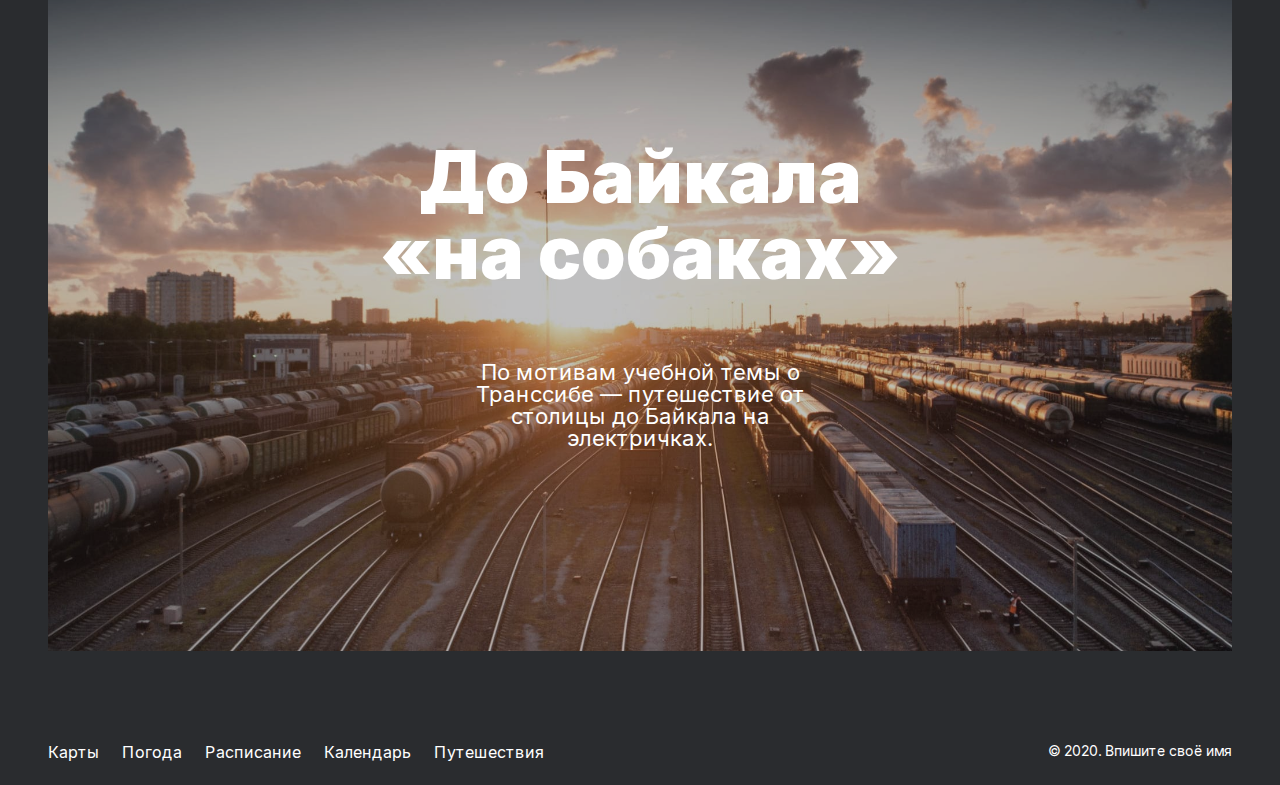
<file: index_ru.html>
<!DOCTYPE html>
<html lang="ru">
<head>
    <meta charset="UTF-8">
    <meta name="viewport" content="width=device-width, initial-scale=1.0">
    <title>Путешествия по России</title>
    <link rel="stylesheet" href="styles/index.css">
</head>
<body class="root">
    <div class="page">
        <header class="header">
            <img src="images/header-logo.svg" alt="logo" class="header__logo">
        
            <div class="header__lang-links">
                <a href="./index_ru.html" class="header__lang-link header__lang-link_active">Ru</a>
                <a href="./index_en.html" class="header__lang-link">En</a>
            </div>
        </header>

        <main class="main">
            <section class="lead">
                <h1 class="lead__title">Путешествия по России</h1>

                <h2 class="lead__subtitle">Настоящая страна не в выпусках новостей, а здесь.</h2>

                <img src="images/lead-polka.jpg" alt="polka" class="lead__image">

                <p class="lead__caption">ВАША ПОЛКА &mdash; ВЕРХНЯЯ</p>
            </section>

            <section class="intro">
                <div class="intro__box">
                    <h1 class="intro__title">Чего мы там не видели?</h1>
                    
                    <p class="intro__text">По опросам ВЦИОМ, 95% россиян мечтают куда-нибудь поехать, но только 36% планируют провести
                        отпуск в родной стране. Мол,
                        чего мы тут, дома, не видели? На самом деле, Россия — это целая вселенная с ласковым морем юга, густыми лесами Саян
                        и
                        суровыми льдами плато Путорана. А ещё увидеть все эти красоты можно без миллионов на счету, загранпаспорта и
                        многочасовых перелетов. Как, например, Вера Башмакова — смелая молодая мама, которая взяла в охапку троих детей,
                        усадила
                        их в свою «Ладу» и проехала 20 тысяч километров по родной стране. Мы выбрали и описали некоторые интересные места,
                        достойные вашего отпуска.</p>
                    
                    <ul class="intro__list">
                        <li><span class="intro__list-item intro__list-item_bold">Часовых поясов </span><span
                                class="intro__list-item">11</span></li>
                        <li><span class="intro__list-item intro__list-item_bold">Объектов природного наследия ЮНЕСКО </span><span
                                class="intro__list-item">12</span></li>
                        <li><span class="intro__list-item intro__list-item_bold">Объектов культурного наследия ЮНЕСКО </span><span
                                class="intro__list-item">16</span></li>
                        <li><span class="intro__list-item intro__list-item_bold">Природных заповедников </span><span
                                class="intro__list-item">105</span></li>
                        <li><span class="intro__list-item intro__list-item_bold">Аэропортов </span><span class="intro__list-item">241</span>
                        </li>
                    </ul>
                </div>
            </section>

            <section class="photo-grid">
                <img src="images/photo-grid-arisa.jpg" alt="arisa" class="photo-grid__item">
                <img src="images/photo-grid-atharva-tulsi.jpg" alt="atharva-tulsi" class="photo-grid__item">
                <img src="images/photo-grid-baikal-2.jpg" alt="baikal" class="photo-grid__item">
                <img src="images/photo-grid-baikal.jpg" alt="baikal" class="photo-grid__item">
                <img src="images/photo-grid-elbrus.jpg" alt="elbrus" class="photo-grid__item">
                <img src="images/photo-grid-ergaki.jpg" alt="ergaki" class="photo-grid__item">
                <img src="images/photo-grid-kamchatka-1.jpg" alt="kamchatka" class="photo-grid__item">
                <img src="images/photo-grid-kamchatka-2.jpg" alt="kamchatka" class="photo-grid__item">
                <img src="images/photo-grid-kondratiev.jpg" alt="kondratiev" class="photo-grid__item">
                <img src="images/photo-grid-sochi.jpg" alt="sochi" class="photo-grid__item">
                <img src="images/photo-grid-train.jpg" alt="train" class="photo-grid__item">
                <img src="images/photo-grid-tuman.jpg" alt="tuman" class="photo-grid__item">
            </section>

            <section class="places">
                <div class="places__place">
                    <h1 class="places__title">Куршская коса</h1>

                    <div class="places__website">
                        <p class="places__url-heading">URL</p>
                        <a href="http://park-kosa.ru" class="places__link">park-kosa.ru</a>
                    </div>

                    <img src="images/place-kosa.jpg" alt="kosa" class="places__image">

                    <div class="places__text">
                        <p class="places__paragraph">Здесь, посреди лесов и песчаных дюн, вы сможете увидеть два водных горизонта — спокойного Куршского залива с одной
                        стороны и подёрнутого рябью волн Балтийского моря с другой. Уникальная природная зона на краю российского анклава.</p>

                        <p class="places__paragraph">На этом Калининградская область не заканчивается. Для путешественника и исследователя там же по соседству — самая
                        западная точка России, Балтийская коса, — и немецкое наследие россыпи небольших приморских городов. Атмосфера здешних
                        мест исключает суету, окуная в спокойствие природы и запах стального, прохладного моря.</p>
                    </div>
                </div>

                <div class="places__place">
                    <h1 class="places__title">Кольский</h1>
                
                    <div class="places__website">
                        <p class="places__url-heading">URL</p>
                        <a href="https://yourshot.nationalgeographic.com/photos/?keywords=kolskiy" class="places__link">National Geographic</a>
                    </div>
                
                    <img src="images/place-kolsky.jpg" alt="kolsky" class="places__image">
                
                    <div class="places__text">
                        <p class="places__paragraph">Почти весь полуостров находится за Полярным кругом. Саамская тундра, от которой на юг —
                        тайга, а на север — Ледовитый океан, прикидывающийся Баренцевым морем.</p>
                
                        <p class="places__paragraph">Возможно, вы смотрели Звягинцева и даже слышали историю арктического фестиваля в Териберке. Возможно, слово «Хибины» не
                        осталось под снегом школьных воспоминаний об уроках географии. Возможно, вы не интересовались пронизывающей земную кору
                        сверхглубокой скважиной, а от апатитов вас давно накрывает апатия. Но ваша мечта увидеть северное сияние начинает
                        сбываться с билетом
                        в Мурманск.</p>
                    </div>
                </div>

                <div class="places__place">
                    <h1 class="places__title">Алтай</h1>
                
                    <div class="places__website">
                        <p class="places__url-heading">URL</p>
                        <a href="https://www.youtube.com/watch?v=7ZEsoV7kWAQ" class="places__link">YouTube</a>
                    </div>
                
                    <img src="images/place-altai.jpg" alt="altai" class="places__image">
                
                    <div class="places__text">
                        <p class="places__paragraph">Алтай — одно из красивейших мест в России.
                        В первую очередь из-за гор: если ехать вдоль хребта, вы увидите склоны, усыпанные соснами, горные реки и озёра. А если
                        вы откроете в автомобиле окна, сможете познакомиться с невидимым чудом здешних мест — горным воздухом.</p>
                
                        <p class="places__paragraph">Климат на Алтае умеренный, поэтому ехать сюда лучше всего летом. Так вы увидите всё разнообразие местной флоры и фауны.
                        По лесам Алтая бродят лоси, над хребтами летают орлы, а на равнинах пасутся косули. И знаменитые манулы — тоже обитатели
                        Алтайского края.</p>
                    </div>
                </div>

                <div class="places__place">
                    <h1 class="places__title">Зимний Байкал</h1>
                
                    <div class="places__website">
                        <p class="places__url-heading">URL</p>
                        <a href="https://vk.com/baikalmile" class="places__link">https://vk.com/baikalmile</a>
                    </div>
                
                    <img src="images/place-winter-baikal.jpg" alt="baikal" class="places__image">
                
                    <div class="places__text">
                        <p class="places__paragraph">Всем известен Байкал как крупнейшее озеро
                        в мире. Многие также знают, что это самый большой источник пресной воды и одно из красивейших мест в России.</p>
                
                        <p class="places__paragraph">Конечно, это всё так. Но Байкал ещё идеальное место для соревнований по скийорингу. Это такой вид спорта, когда лыжник
                        привязывает себя
                        к мотоциклу, и тандем старается развить как можно бóльшую скорость на льду. В марте 2019 года на фестивале «Байкальская
                        миля» был поставлен мировой рекорд — 197.011 км/ч.</p>
                    </div>
                </div>

                <div class="places__place">
                    <h1 class="places__title">Карелия</h1>
                
                    <div class="places__website">
                        <p class="places__url-heading">URL</p>
                        <a href="http://vodlozero.ru" class="places__link">http://vodlozero.ru/</a>
                    </div>
                
                    <img src="images/place-karelia.jpg" alt="karelia" class="places__image">
                
                    <div class="places__text">
                        <p class="places__paragraph">Сибирь заканчивается не на Урале, а в Карелии: образующая тайгу сибирская лиственница не растёт западнее Водлозера. Зато
                        здесь она вымахивает на 30 метров — леса карельских национальных парков из-за непроходимых болот никогда не знали
                        топора. Некоторым соснам уже больше чем полтысячелетия. Прикоснитесь к живому существу, видевшему солнце раньше, чем
                        увидал его Иван Грозный.
                        В девственном лесу на сотню километров не встретишь тропы. А на редких тропинках деревья
                        в паре метров от земли помечены медвежьими когтями. Чтобы все знали, кто тут хозяин.</p>
                    </div>
                </div>
            </section>

            <section class="cover">
                <a href="https://stampsy.com/na-elektrichkakh-do-baikala" class="cover__link">
                    <img src="images/cover-trains.jpg" alt="trains" class="cover__background">

                    <div class="cover__overlay"></div>

                    <div class="cover__main">
                        <h1 class="cover__title">До Байкала &laquo;на собаках&raquo;</h1>

                        <p class="cover__subtitle">По мотивам учебной темы о Транссибе — путешествие от столицы до Байкала на электричках.
                        </p>
                    </div>
                </a>
            </section>
        </main>

        <footer class="footer">
            <div class="footer__links">
                <a href="https://yandex.ru/maps" class="footer__link">Карты</a>
                <a href="https://yandex.ru/pogoda" class="footer__link">Погода</a>
                <a href="https://rasp.yandex.ru" class="footer__link">Расписание</a>
                <a href="https://calendar.yandex.ru" class="footer__link">Календарь</a>
                <a href="https://travel.yandex.ru" class="footer__link">Путешествия</a>
            </div>

            <span class="footer__copyright">© 2020. Впишите своё имя</span>
        </footer>
    </div>
</body>
</html>
</file>
<file: styles/index.css>
@import url(../vendor/normalize.css);
@import url(../blocks/root/root.css);
@import url(../blocks/root/page/page.css);
@import url(../blocks/root/page/header/header.css);
@import url(../blocks/root/page/main/main.css);
@import url(../blocks/root/page/main/lead/lead.css);
@import url(../blocks/root/page/main/intro/intro.css);
@import url(../blocks/root/page/main/photo-grid/photo-grid.css);
@import url(../blocks/root/page/main/places/places.css);
@import url(../blocks/root/page/main/cover/cover.css);
@import url(../blocks/root/page/footer/footer.css);

@font-face {
    font-family: "Inter";
    src: url(./../fonts/Inter-Regular.woff2);
    font-weight: normal;
}

@font-face {
    font-family: "Inter";
    src: url(./../fonts/Inter-Black.woff2);
    font-weight: bold;
}
</file>
